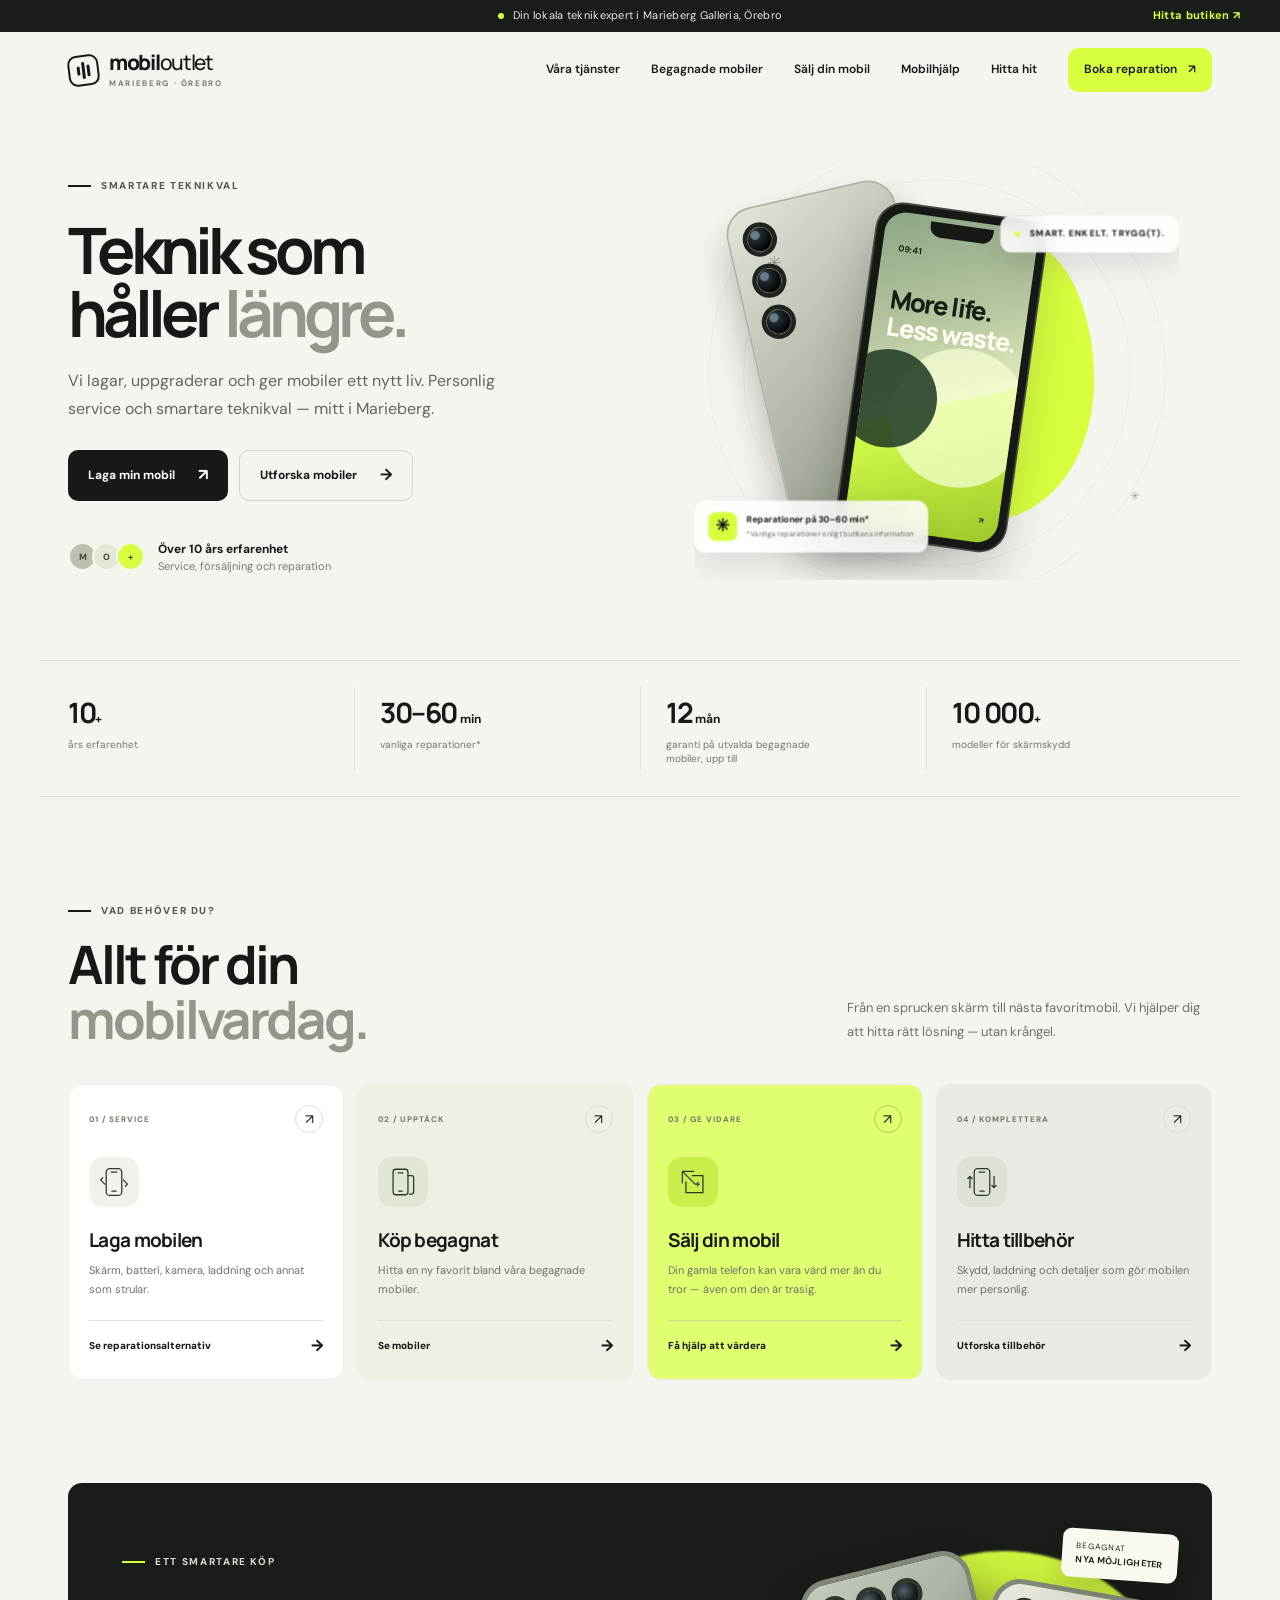
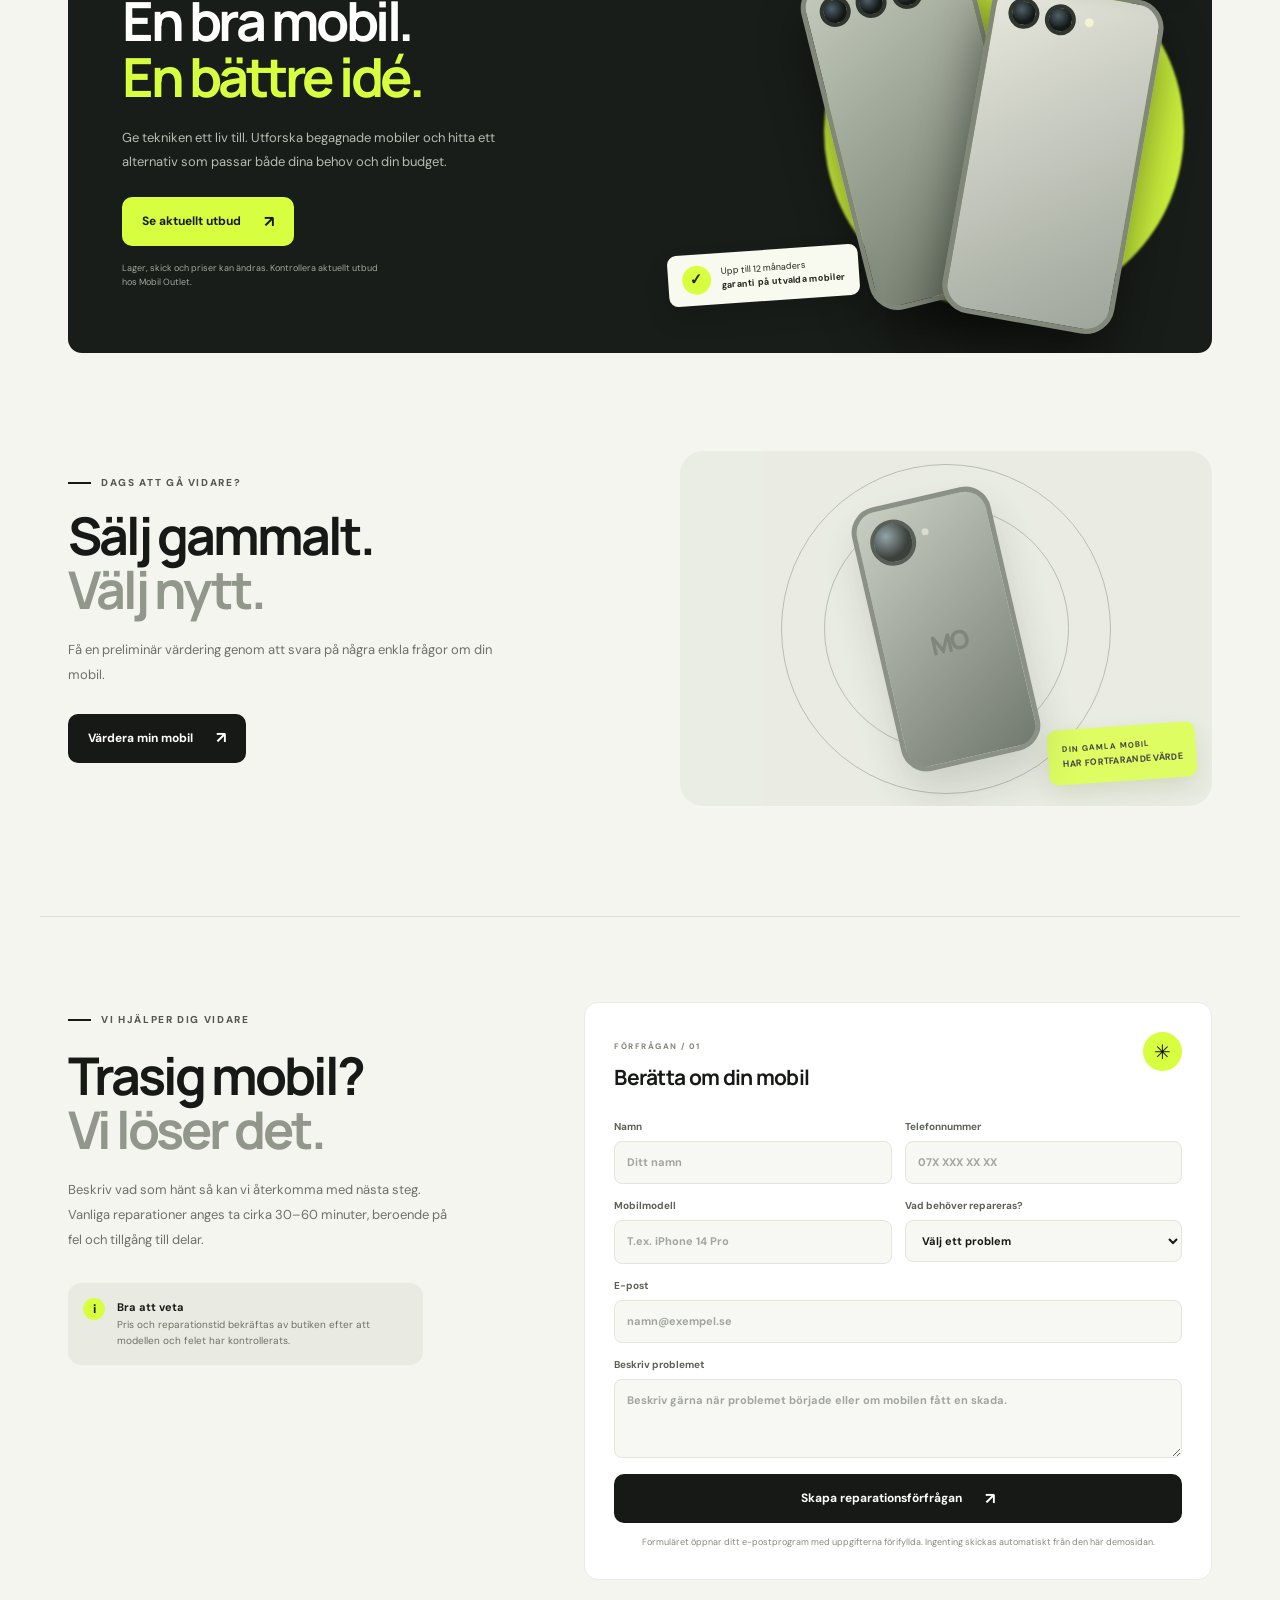
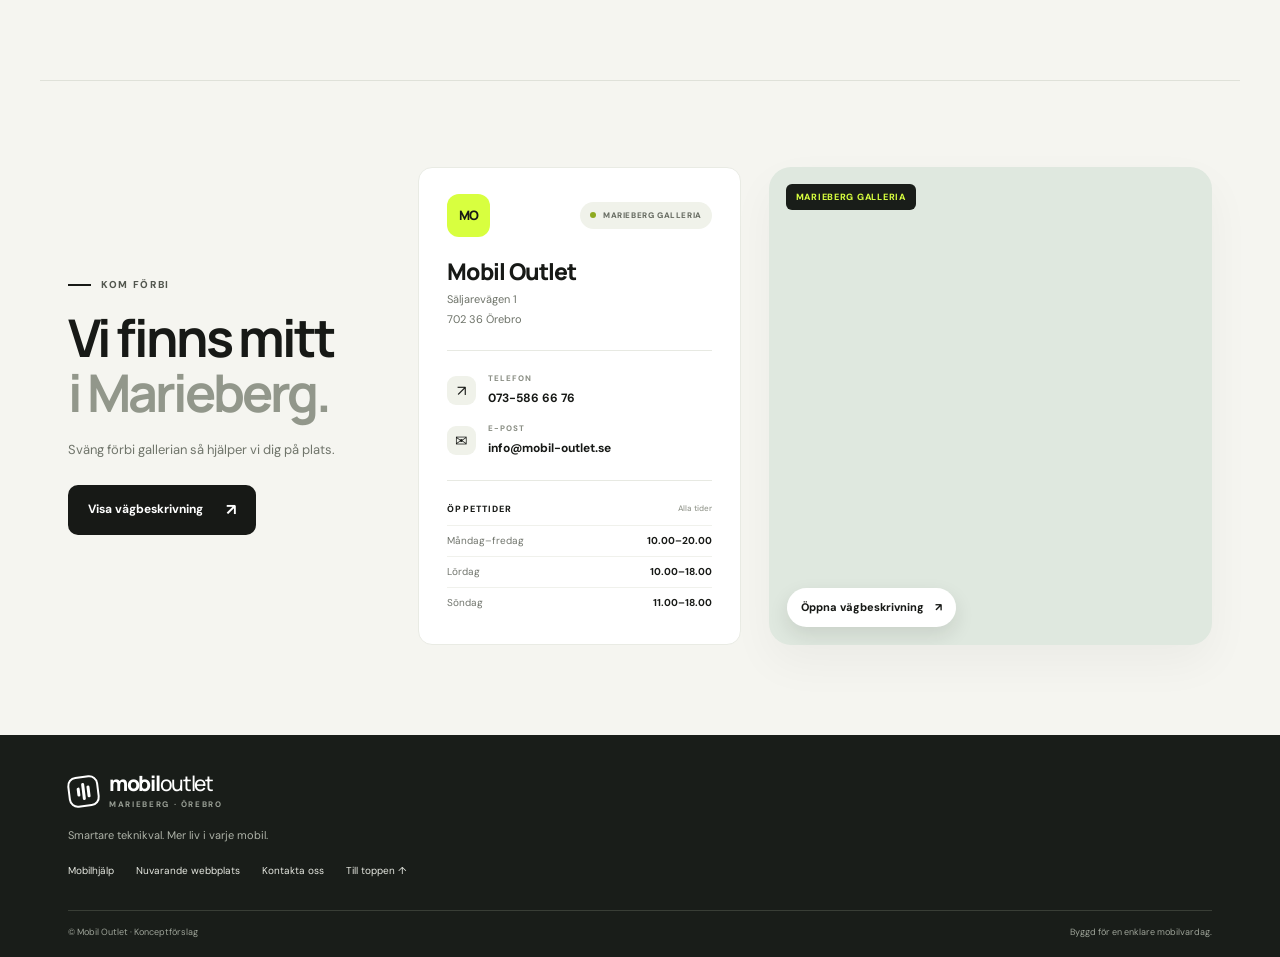
<file: index.html>
<!doctype html>
<html lang="sv">
<head>
  <meta charset="utf-8">
  <meta name="viewport" content="width=device-width, initial-scale=1">
  <meta name="theme-color" content="#f5f5f0">
  <meta name="description" content="Mobil Outlet i Marieberg Galleria, Örebro. Mobilreparationer, begagnade mobiler, tillbehör och värdering av din gamla telefon.">
  <title>Mobil Outlet — Teknik som håller längre</title>
  <link rel="preconnect" href="https://fonts.googleapis.com">
  <link rel="preconnect" href="https://fonts.gstatic.com" crossorigin>
  <link href="https://fonts.googleapis.com/css2?family=DM+Sans:wght@400;500;600;700&family=Manrope:wght@400;500;600;700;800&display=swap" rel="stylesheet">
  <link rel="stylesheet" href="styles.css">
  <script src="script.js" defer></script>
</head>
<body>
  <div class="announcement">
    <span class="announcement-dot" aria-hidden="true"></span>
    <span>Din lokala teknikexpert i Marieberg Galleria, Örebro</span>
    <a href="#kontakt">Hitta butiken <span aria-hidden="true">↗</span></a>
  </div>

  <header class="site-header">
    <a class="brand" href="#top" aria-label="Mobil Outlet, startsidan">
      <span class="brand-mark" aria-hidden="true"><span></span><span></span><span></span></span>
      <span class="brand-name">mobil<span>outlet</span><small>MARIEBERG · ÖREBRO</small></span>
    </a>
    <button class="menu-toggle" type="button" aria-expanded="false" aria-controls="main-nav" aria-label="Öppna menyn">
      <span></span><span></span>
    </button>
    <nav class="main-nav" id="main-nav" aria-label="Huvudmeny">
      <a href="#tjanster">Våra tjänster</a>
      <a href="#begagnat">Begagnade mobiler</a>
      <a href="salj.html">Sälj din mobil</a>
      <a href="tips.html">Mobilhjälp</a>
      <a href="#kontakt">Hitta hit</a>
      <a class="nav-cta" href="#reparation">Boka reparation <span aria-hidden="true">↗</span></a>
    </nav>
  </header>

  <main id="top">
    <section class="hero section-wrap">
      <div class="hero-copy">
        <div class="eyebrow"><span class="eyebrow-line"></span> SMARTARE TEKNIKVAL</div>
        <h1>Teknik som<br>håller <span>längre.</span></h1>
        <p class="hero-lede">Vi lagar, uppgraderar och ger mobiler ett nytt liv. Personlig service och smartare teknikval — mitt i Marieberg.</p>
        <div class="hero-actions">
          <a class="button button-dark" href="#reparation">Laga min mobil <span aria-hidden="true">↗</span></a>
          <a class="button button-light" href="#begagnat">Utforska mobiler <span aria-hidden="true">→</span></a>
        </div>
        <div class="hero-proof">
          <div class="proof-avatars" aria-hidden="true"><span>M</span><span>O</span><span>+</span></div>
          <p><strong>Över 10 års erfarenhet</strong><br><span>Service, försäljning och reparation</span></p>
        </div>
      </div>

      <div class="hero-art" aria-label="Illustration av en modern smartphone">
        <div class="art-orbit orbit-one"></div>
        <div class="art-orbit orbit-two"></div>
        <div class="art-label label-top"><span class="tiny-dot"></span> SMART. ENKELT. TRYGG(T).</div>
        <div class="phone phone-back"><div class="camera-stack"><i></i><i></i><i></i></div><div class="phone-logo">MO</div></div>
        <div class="phone phone-front">
          <div class="phone-notch"></div>
          <div class="phone-screen">
            <div class="screen-time">09:41</div>
            <div class="screen-greeting">More life.<br><em>Less waste.</em></div>
            <div class="screen-shape shape-one"></div><div class="screen-shape shape-two"></div>
            <div class="screen-bottom"><span>mobiloutlet</span><span>↗</span></div>
          </div>
        </div>
        <div class="art-label label-bottom"><span class="repair-icon" aria-hidden="true">✳</span><span><strong>Reparationer på 30–60 min*</strong><small>*Vanliga reparationer enligt butikens information</small></span></div>
        <div class="art-spark spark-one">✳</div><div class="art-spark spark-two">✳</div>
      </div>
    </section>

    <section class="metrics" aria-label="Om Mobil Outlet">
      <div class="metric"><strong>10<span>+</span></strong><p>års erfarenhet</p></div>
      <div class="metric"><strong>30–60<span> min</span></strong><p>vanliga reparationer*</p></div>
      <div class="metric"><strong>12<span> mån</span></strong><p>garanti på utvalda begagnade mobiler, upp till</p></div>
      <div class="metric"><strong>10 000<span>+</span></strong><p>modeller för skärmskydd</p></div>
    </section>

    <section class="services section-wrap" id="tjanster">
      <div class="section-heading">
        <div><div class="eyebrow"><span class="eyebrow-line"></span> VAD BEHÖVER DU?</div><h2>Allt för din<br><span>mobilvardag.</span></h2></div>
        <p class="section-intro">Från en sprucken skärm till nästa favoritmobil. Vi hjälper dig att hitta rätt lösning — utan krångel.</p>
      </div>
      <div class="service-grid">
        <a class="service-card service-repair" href="#reparation">
          <div class="card-topline"><span class="card-number">01 / SERVICE</span><span class="round-arrow" aria-hidden="true">↗</span></div>
          <div class="service-icon icon-repair" aria-hidden="true"><svg viewBox="0 0 48 48" fill="none"><rect x="13" y="5" width="22" height="38" rx="5" stroke="currentColor" stroke-width="1.8"/><path d="M20 10h8M21 37h6M8 18l-3 3 6 6M40 30l3-3-6-6" stroke="currentColor" stroke-width="1.8" stroke-linecap="round" stroke-linejoin="round"/></svg></div>
          <h3>Laga mobilen</h3><p>Skärm, batteri, kamera, laddning och annat som strular.</p><span class="card-link">Se reparationsalternativ <span>→</span></span>
        </a>
        <a class="service-card service-buy" href="kop.html">
          <div class="card-topline"><span class="card-number">02 / UPPTÄCK</span><span class="round-arrow" aria-hidden="true">↗</span></div>
          <div class="service-icon icon-buy" aria-hidden="true"><svg viewBox="0 0 48 48" fill="none"><rect x="10" y="6" width="21" height="36" rx="4" stroke="currentColor" stroke-width="1.8"/><path d="M17 11h7M18 37h5M31 15h5a3 3 0 0 1 3 3v20a3 3 0 0 1-3 3h-3" stroke="currentColor" stroke-width="1.8" stroke-linecap="round"/></svg></div>
          <h3>Köp begagnat</h3><p>Hitta en ny favorit bland våra begagnade mobiler.</p><span class="card-link">Se mobiler <span>→</span></span>
        </a>
        <a class="service-card service-sell" href="salj.html">
          <div class="card-topline"><span class="card-number">03 / GE VIDARE</span><span class="round-arrow" aria-hidden="true">↗</span></div>
          <div class="service-icon icon-sell" aria-hidden="true"><svg viewBox="0 0 48 48" fill="none"><path d="M9 25V9h16M9 9l18 18M23 15h15v24H14V24" stroke="currentColor" stroke-width="1.8" stroke-linecap="round" stroke-linejoin="round"/><path d="M28 27h5M30.5 24.5v5" stroke="currentColor" stroke-width="1.8" stroke-linecap="round"/></svg></div>
          <h3>Sälj din mobil</h3><p>Din gamla telefon kan vara värd mer än du tror — även om den är trasig.</p><span class="card-link">Få hjälp att värdera <span>→</span></span>
        </a>
        <a class="service-card service-accessory" href="https://mobil-outlet.se/kopa/" target="_blank" rel="noreferrer">
          <div class="card-topline"><span class="card-number">04 / KOMPLETTERA</span><span class="round-arrow" aria-hidden="true">↗</span></div>
          <div class="service-icon icon-accessory" aria-hidden="true"><svg viewBox="0 0 48 48" fill="none"><rect x="13" y="5" width="22" height="38" rx="5" stroke="currentColor" stroke-width="1.8"/><path d="M20 10h8M21 37h6M7 16v16M4 19l3-3 3 3M41 32V16M38 29l3 3 3-3" stroke="currentColor" stroke-width="1.8" stroke-linecap="round" stroke-linejoin="round"/></svg></div>
          <h3>Hitta tillbehör</h3><p>Skydd, laddning och detaljer som gör mobilen mer personlig.</p><span class="card-link">Utforska tillbehör <span>→</span></span>
        </a>
      </div>
    </section>

    <section class="used section-wrap" id="begagnat">
      <div class="used-panel">
        <div class="used-copy">
          <div class="eyebrow eyebrow-light"><span class="eyebrow-line"></span> ETT SMARTARE KÖP</div>
          <h2>En bra mobil.<br><span>En bättre idé.</span></h2>
          <p>Ge tekniken ett liv till. Utforska begagnade mobiler och hitta ett alternativ som passar både dina behov och din budget.</p>
          <a class="button button-lime" href="kop.html">Se aktuellt utbud <span aria-hidden="true">↗</span></a>
          <small class="disclaimer">Lager, skick och priser kan ändras. Kontrollera aktuellt utbud hos Mobil Outlet.</small>
        </div>
        <div class="used-art" aria-hidden="true">
          <div class="used-glow"></div>
          <div class="used-device device-one"><div class="device-camera"><i></i><i></i><i></i></div></div>
          <div class="used-device device-two"><div class="device-camera"><i></i><i></i></div><div class="device-flash"></div></div>
          <div class="used-chip chip-top">BEGAGNAT<br><strong>NYA MÖJLIGHETER</strong></div>
          <div class="used-chip chip-bottom"><span class="chip-check">✓</span><span>Upp till 12 månaders<br><strong>garanti på utvalda mobiler</strong></span></div>
        </div>
      </div>
    </section>

    <section class="sell section-wrap" id="salj">
      <div class="sell-copy">
        <div class="eyebrow"><span class="eyebrow-line"></span> DAGS ATT GÅ VIDARE?</div>
        <h2>Sälj gammalt.<br><span>Välj nytt.</span></h2>
        <p>Få en preliminär värdering genom att svara på några enkla frågor om din mobil.</p>
        <a class="button button-dark" href="salj.html">Värdera min mobil <span aria-hidden="true">↗</span></a>
      </div>
      <div class="sell-visual" aria-hidden="true"><div class="sell-disc disc-one"></div><div class="sell-disc disc-two"></div><div class="sell-phone"><span></span></div><div class="sell-tag">DIN GAMLA MOBIL<br><strong>HAR FORTFARANDE VÄRDE</strong></div></div>
    </section>

    <section class="repair section-wrap" id="reparation">
      <div class="repair-intro">
        <div class="eyebrow"><span class="eyebrow-line"></span> VI HJÄLPER DIG VIDARE</div>
        <h2>Trasig mobil?<br><span>Vi löser det.</span></h2>
        <p>Beskriv vad som hänt så kan vi återkomma med nästa steg. Vanliga reparationer anges ta cirka 30–60 minuter, beroende på fel och tillgång till delar.</p>
        <div class="repair-note"><span class="note-icon">i</span><p><strong>Bra att veta</strong><br>Pris och reparationstid bekräftas av butiken efter att modellen och felet har kontrollerats.</p></div>
      </div>
      <form class="repair-form" id="repair-form">
        <div class="form-heading"><div><span class="form-step">FÖRFRÅGAN / 01</span><h3>Berätta om din mobil</h3></div><span class="form-spark" aria-hidden="true">✳</span></div>
        <div class="form-row">
          <label>Namn <input name="name" type="text" autocomplete="name" placeholder="Ditt namn" required></label>
          <label>Telefonnummer <input name="phone" type="tel" autocomplete="tel" placeholder="07X XXX XX XX" required></label>
        </div>
        <div class="form-row">
          <label>Mobilmodell <input name="model" type="text" placeholder="T.ex. iPhone 14 Pro" required></label>
          <label>Vad behöver repareras?
            <select name="issue" required>
              <option value="" disabled selected>Välj ett problem</option>
              <option>Sprucken skärm</option><option>Batteri</option><option>Laddningsproblem</option><option>Kamera</option><option>Baksida</option><option>Ljud / högtalare</option><option>Annat fel</option>
            </select>
          </label>
        </div>
        <label>E-post <input name="email" type="email" autocomplete="email" placeholder="namn@exempel.se" required></label>
        <label>Beskriv problemet <textarea name="details" rows="3" placeholder="Beskriv gärna när problemet började eller om mobilen fått en skada."></textarea></label>
        <button class="button button-dark form-submit" type="submit">Skapa reparationsförfrågan <span aria-hidden="true">↗</span></button>
        <p class="form-privacy">Formuläret öppnar ditt e-postprogram med uppgifterna förifyllda. Ingenting skickas automatiskt från den här demosidan.</p>
        <p class="form-status" id="form-status" role="status" aria-live="polite"></p>
      </form>
    </section>

    <section class="contact section-wrap" id="kontakt">
      <div class="contact-heading">
        <div class="eyebrow"><span class="eyebrow-line"></span> KOM FÖRBI</div>
        <h2>Vi finns mitt<br><span>i Marieberg.</span></h2>
        <p>Sväng förbi gallerian så hjälper vi dig på plats.</p>
        <a class="button button-dark" href="https://www.google.com/maps/search/?api=1&query=S%C3%A4ljarev%C3%A4gen%201%2C%20702%2036%20%C3%96rebro" target="_blank" rel="noreferrer">Visa vägbeskrivning <span aria-hidden="true">↗</span></a>
      </div>
      <div class="contact-card">
        <div class="contact-card-top"><div class="contact-monogram">MO</div><span class="open-pill"><span></span> MARIEBERG GALLERIA</span></div>
        <h3>Mobil Outlet</h3>
        <p class="contact-address">Säljarevägen 1<br>702 36 Örebro</p>
        <div class="contact-divider"></div>
        <div class="contact-detail"><span class="detail-icon">↗</span><div><small>TELEFON</small><a href="tel:+46735866676">073-586 66 76</a></div></div>
        <div class="contact-detail"><span class="detail-icon">✉</span><div><small>E-POST</small><a href="mailto:info@mobil-outlet.se">info@mobil-outlet.se</a></div></div>
        <div class="contact-divider"></div>
        <div class="hours-title">ÖPPETTIDER <span>Alla tider</span></div>
        <div class="hours-row"><span>Måndag–fredag</span><strong>10.00–20.00</strong></div>
        <div class="hours-row"><span>Lördag</span><strong>10.00–18.00</strong></div>
        <div class="hours-row"><span>Söndag</span><strong>11.00–18.00</strong></div>
      </div>
      <div class="contact-map" aria-label="Karta som visar Mobil Outlet i Marieberg Galleria">
        <iframe title="Mobil Outlet på karta" src="https://www.google.com/maps?q=Mobil+Outlet+Marieberg+Galleria+%C3%96rebro&output=embed" loading="lazy" referrerpolicy="no-referrer-when-downgrade"></iframe>
        <a class="map-link" href="https://www.google.com/maps/search/?api=1&query=S%C3%A4ljarev%C3%A4gen%201%2C%20702%2036%20%C3%96rebro" target="_blank" rel="noreferrer">Öppna vägbeskrivning <span aria-hidden="true">↗</span></a>
      </div>
    </section>
  </main>

  <footer class="site-footer">
    <a class="brand brand-footer" href="#top" aria-label="Mobil Outlet, till toppen"><span class="brand-mark" aria-hidden="true"><span></span><span></span><span></span></span><span class="brand-name">mobil<span>outlet</span><small>MARIEBERG · ÖREBRO</small></span></a>
    <p>Smartare teknikval. Mer liv i varje mobil.</p>
    <div class="footer-links"><a href="tips.html">Mobilhjälp</a><a href="https://mobil-outlet.se/" target="_blank" rel="noreferrer">Nuvarande webbplats</a><a href="mailto:info@mobil-outlet.se">Kontakta oss</a><a href="#top">Till toppen ↑</a></div>
    <div class="footer-bottom"><span>© <span id="year"></span> Mobil Outlet · Konceptförslag</span><span>Byggd för en enklare mobilvardag.</span></div>
  </footer>
</body>
</html>
</file>
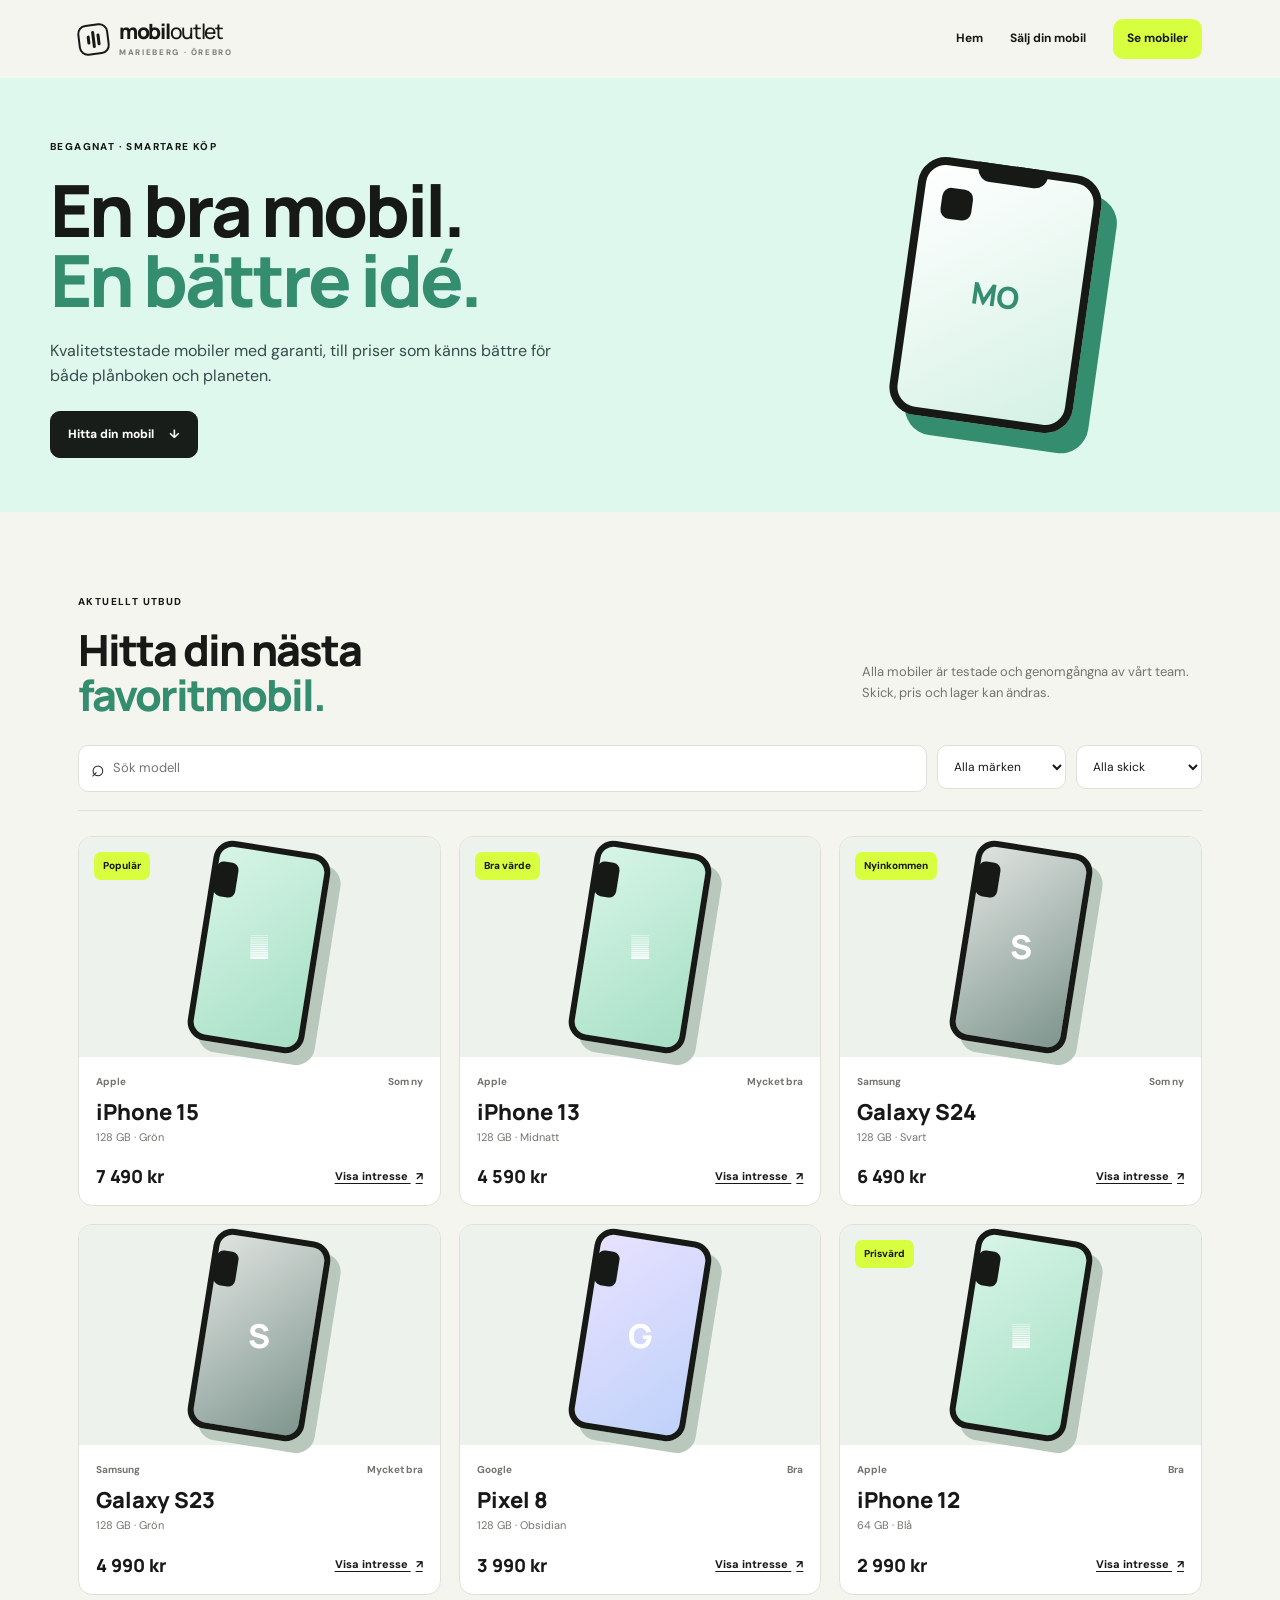
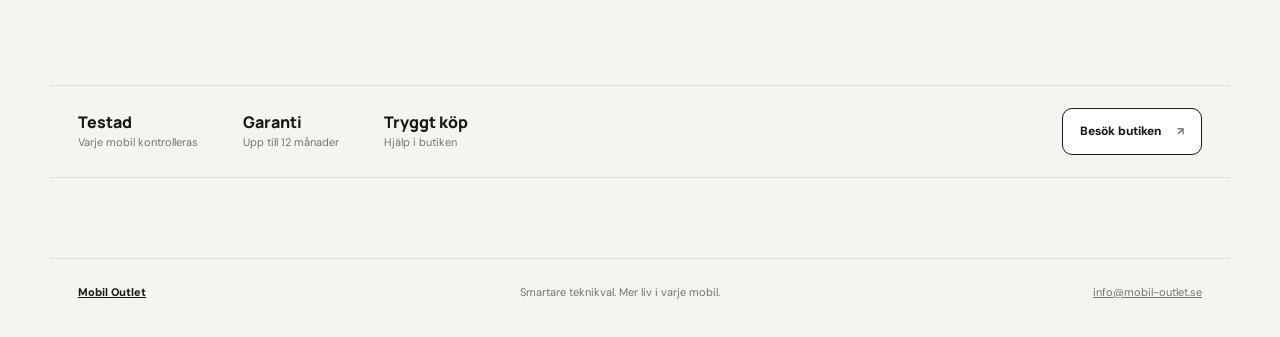
<file: kop.html>
<!doctype html>
<html lang="sv">
<head>
  <meta charset="utf-8">
  <meta name="viewport" content="width=device-width, initial-scale=1">
  <meta name="description" content="Köp kvalitetstestade begagnade mobiler hos Mobil Outlet i Örebro.">
  <title>Köp begagnat — Mobil Outlet</title>
  <link rel="preconnect" href="https://fonts.googleapis.com">
  <link rel="preconnect" href="https://fonts.gstatic.com" crossorigin>
  <link href="https://fonts.googleapis.com/css2?family=DM+Sans:wght@400;500;600;700&family=Manrope:wght@400;500;600;700;800&display=swap" rel="stylesheet">
  <link rel="stylesheet" href="kop.css">
  <script src="kop.js" defer></script>
</head>
<body>
  <header class="shop-header">
    <a class="brand" href="index.html" aria-label="Tillbaka till Mobil Outlet"><span class="brand-mark" aria-hidden="true"><span></span><span></span><span></span></span><span class="brand-name">mobil<span>outlet</span><small>MARIEBERG · ÖREBRO</small></span></a>
    <nav aria-label="Butiksmeny"><a href="index.html">Hem</a><a href="salj.html">Sälj din mobil</a><a class="header-button" href="#mobiler">Se mobiler</a></nav>
  </header>

  <main>
    <section class="shop-hero"><div><span class="eyebrow">BEGAGNAT · SMARTARE KÖP</span><h1>En bra mobil.<br><em>En bättre idé.</em></h1><p>Kvalitetstestade mobiler med garanti, till priser som känns bättre för både plånboken och planeten.</p><a class="button button-dark" href="#mobiler">Hitta din mobil <span aria-hidden="true">↓</span></a></div><div class="hero-device" aria-hidden="true"><span class="camera"></span><strong>MO</strong></div></section>

    <section class="shop-content" id="mobiler">
      <div class="shop-intro"><div><span class="eyebrow">AKTUELLT UTBUD</span><h2>Hitta din nästa<br><em>favoritmobil.</em></h2></div><p>Alla mobiler är testade och genomgångna av vårt team. Skick, pris och lager kan ändras.</p></div>
      <div class="shop-toolbar"><label class="search-field"><span aria-hidden="true">⌕</span><input id="search-input" type="search" placeholder="Sök modell" aria-label="Sök modell"></label><label><span class="sr-only">Filtrera modell</span><select id="brand-filter"><option value="all">Alla märken</option><option value="Apple">Apple</option><option value="Samsung">Samsung</option><option value="Google">Google</option></select></label><label><span class="sr-only">Filtrera skick</span><select id="condition-filter"><option value="all">Alla skick</option><option value="Som ny">Som ny</option><option value="Mycket bra">Mycket bra</option><option value="Bra">Bra</option></select></label></div>
      <div class="product-grid" id="product-grid"></div><p class="empty-state" id="empty-state" hidden>Vi hittade ingen mobil som matchar din sökning.</p>
    </section>

    <section class="shop-trust"><div><strong>Testad</strong><span>Varje mobil kontrolleras</span></div><div><strong>Garanti</strong><span>Upp till 12 månader</span></div><div><strong>Tryggt köp</strong><span>Hjälp i butiken</span></div><a class="button button-light" href="index.html#kontakt">Besök butiken <span aria-hidden="true">↗</span></a></section>
  </main>
  <footer class="shop-footer"><a href="index.html">Mobil Outlet</a><span>Smartare teknikval. Mer liv i varje mobil.</span><a href="mailto:info@mobil-outlet.se">info@mobil-outlet.se</a></footer>
</body>
</html>
</file>
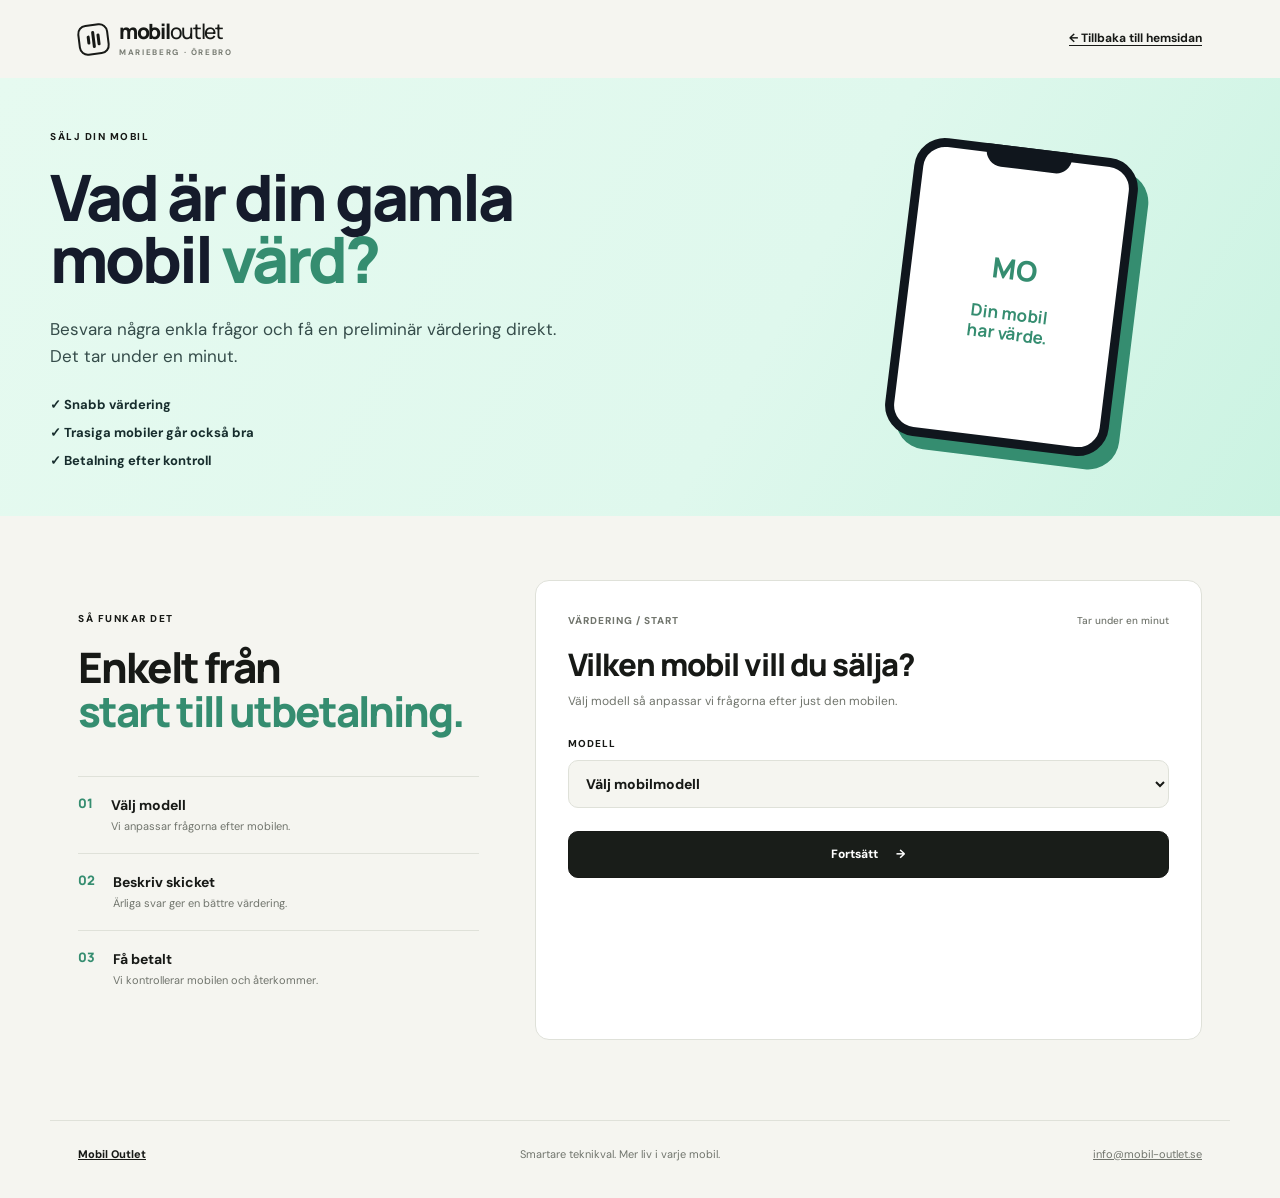
<file: salj.html>
<!doctype html>
<html lang="sv">
<head>
  <meta charset="utf-8">
  <meta name="viewport" content="width=device-width, initial-scale=1">
  <meta name="description" content="Värdera och sälj din gamla mobil till Mobil Outlet i Örebro.">
  <title>Sälj din mobil — Mobil Outlet</title>
  <link rel="preconnect" href="https://fonts.googleapis.com">
  <link rel="preconnect" href="https://fonts.gstatic.com" crossorigin>
  <link href="https://fonts.googleapis.com/css2?family=DM+Sans:wght@400;500;600;700&family=Manrope:wght@400;500;600;700;800&display=swap" rel="stylesheet">
  <link rel="stylesheet" href="salj.css">
  <script src="salj.js" defer></script>
</head>
<body>
  <header class="sell-header">
    <a class="brand" href="index.html" aria-label="Tillbaka till Mobil Outlet">
      <span class="brand-mark" aria-hidden="true"><span></span><span></span><span></span></span>
      <span class="brand-name">mobil<span>outlet</span><small>MARIEBERG · ÖREBRO</small></span>
    </a>
    <a class="back-link" href="index.html">← Tillbaka till hemsidan</a>
  </header>

  <main>
    <section class="sell-hero">
      <div class="hero-copy">
        <span class="eyebrow">SÄLJ DIN MOBIL</span>
        <h1>Vad är din gamla mobil <em>värd?</em></h1>
        <p>Besvara några enkla frågor och få en preliminär värdering direkt. Det tar under en minut.</p>
        <div class="hero-points"><span>✓ Snabb värdering</span><span>✓ Trasiga mobiler går också bra</span><span>✓ Betalning efter kontroll</span></div>
      </div>
      <div class="hero-phone" aria-hidden="true"><div class="phone-screen"><span>MO</span><strong>Din mobil<br>har värde.</strong></div></div>
    </section>

    <section class="valuation-layout" id="vardera">
      <div class="trust-column">
        <span class="eyebrow">SÅ FUNKAR DET</span>
        <h2>Enkelt från<br><em>start till utbetalning.</em></h2>
        <div class="trust-step"><b>01</b><span><strong>Välj modell</strong><small>Vi anpassar frågorna efter mobilen.</small></span></div>
        <div class="trust-step"><b>02</b><span><strong>Beskriv skicket</strong><small>Ärliga svar ger en bättre värdering.</small></span></div>
        <div class="trust-step"><b>03</b><span><strong>Få betalt</strong><small>Vi kontrollerar mobilen och återkommer.</small></span></div>
      </div>

      <div class="valuation-card">
        <form id="sell-form" novalidate>
          <div id="model-step">
            <div class="card-meta"><span>VÄRDERING / START</span><small>Tar under en minut</small></div>
            <h2>Vilken mobil vill du sälja?</h2>
            <p class="hint">Välj modell så anpassar vi frågorna efter just den mobilen.</p>
            <label>Modell
              <select name="model" required>
                <option value="" disabled selected>Välj mobilmodell</option>
                <option value="iPhone 15">iPhone 15</option>
                <option value="iPhone 14 Pro">iPhone 14 Pro</option>
                <option value="iPhone 13">iPhone 13</option>
                <option value="Samsung Galaxy S24">Samsung Galaxy S24</option>
                <option value="Samsung Galaxy S23">Samsung Galaxy S23</option>
                <option value="Google Pixel 8">Google Pixel 8</option>
                <option value="Annan modell">Annan modell</option>
              </select>
            </label>
            <button class="button button-dark" id="start-sell-flow" type="button">Fortsätt <span aria-hidden="true">→</span></button>
          </div>

          <div id="question-step" hidden>
            <div class="card-meta"><span>VÄRDERING / <b id="step-number">01</b> AV 07</span><small id="question-type">Färg</small></div>
            <div class="progress" aria-hidden="true"><span id="progress-bar"></span></div>
            <div class="selected-model"><span class="mini-phone" aria-hidden="true"></span><strong id="selected-model-name">Din mobil</strong></div>
            <fieldset id="question-panel"></fieldset>
            <div class="actions"><button class="button button-light" id="back-button" type="button">← Tillbaka</button><button class="button button-dark" id="next-button" type="button">Fortsätt <span aria-hidden="true">→</span></button></div>
          </div>

          <div id="result-step" hidden>
            <div class="card-meta"><span>VÄRDERING / KLAR</span><small>Preliminärt pris</small></div>
            <h2>Din preliminära värdering</h2>
            <div class="price-result"><span>Ungefärligt inköpspris</span><strong id="sell-price">0 kr</strong><small>Slutligt pris fastställs efter kontroll i butiken.</small></div>
            <label class="consent"><input type="checkbox" name="consent" required><span>Jag förstår att priset är preliminärt och kan ändras efter kontroll.</span></label>
            <div class="actions"><button class="button button-light" id="edit-button" type="button">← Ändra svar</button><button class="button button-dark" type="submit">Skicka förfrågan <span aria-hidden="true">↗</span></button></div>
          </div>
          <p class="status" id="sell-status" role="status" aria-live="polite"></p>
        </form>
      </div>
    </section>
  </main>

  <footer class="sell-footer"><a href="index.html">Mobil Outlet</a><span>Smartare teknikval. Mer liv i varje mobil.</span><a href="mailto:info@mobil-outlet.se">info@mobil-outlet.se</a></footer>
</body>
</html>
</file>
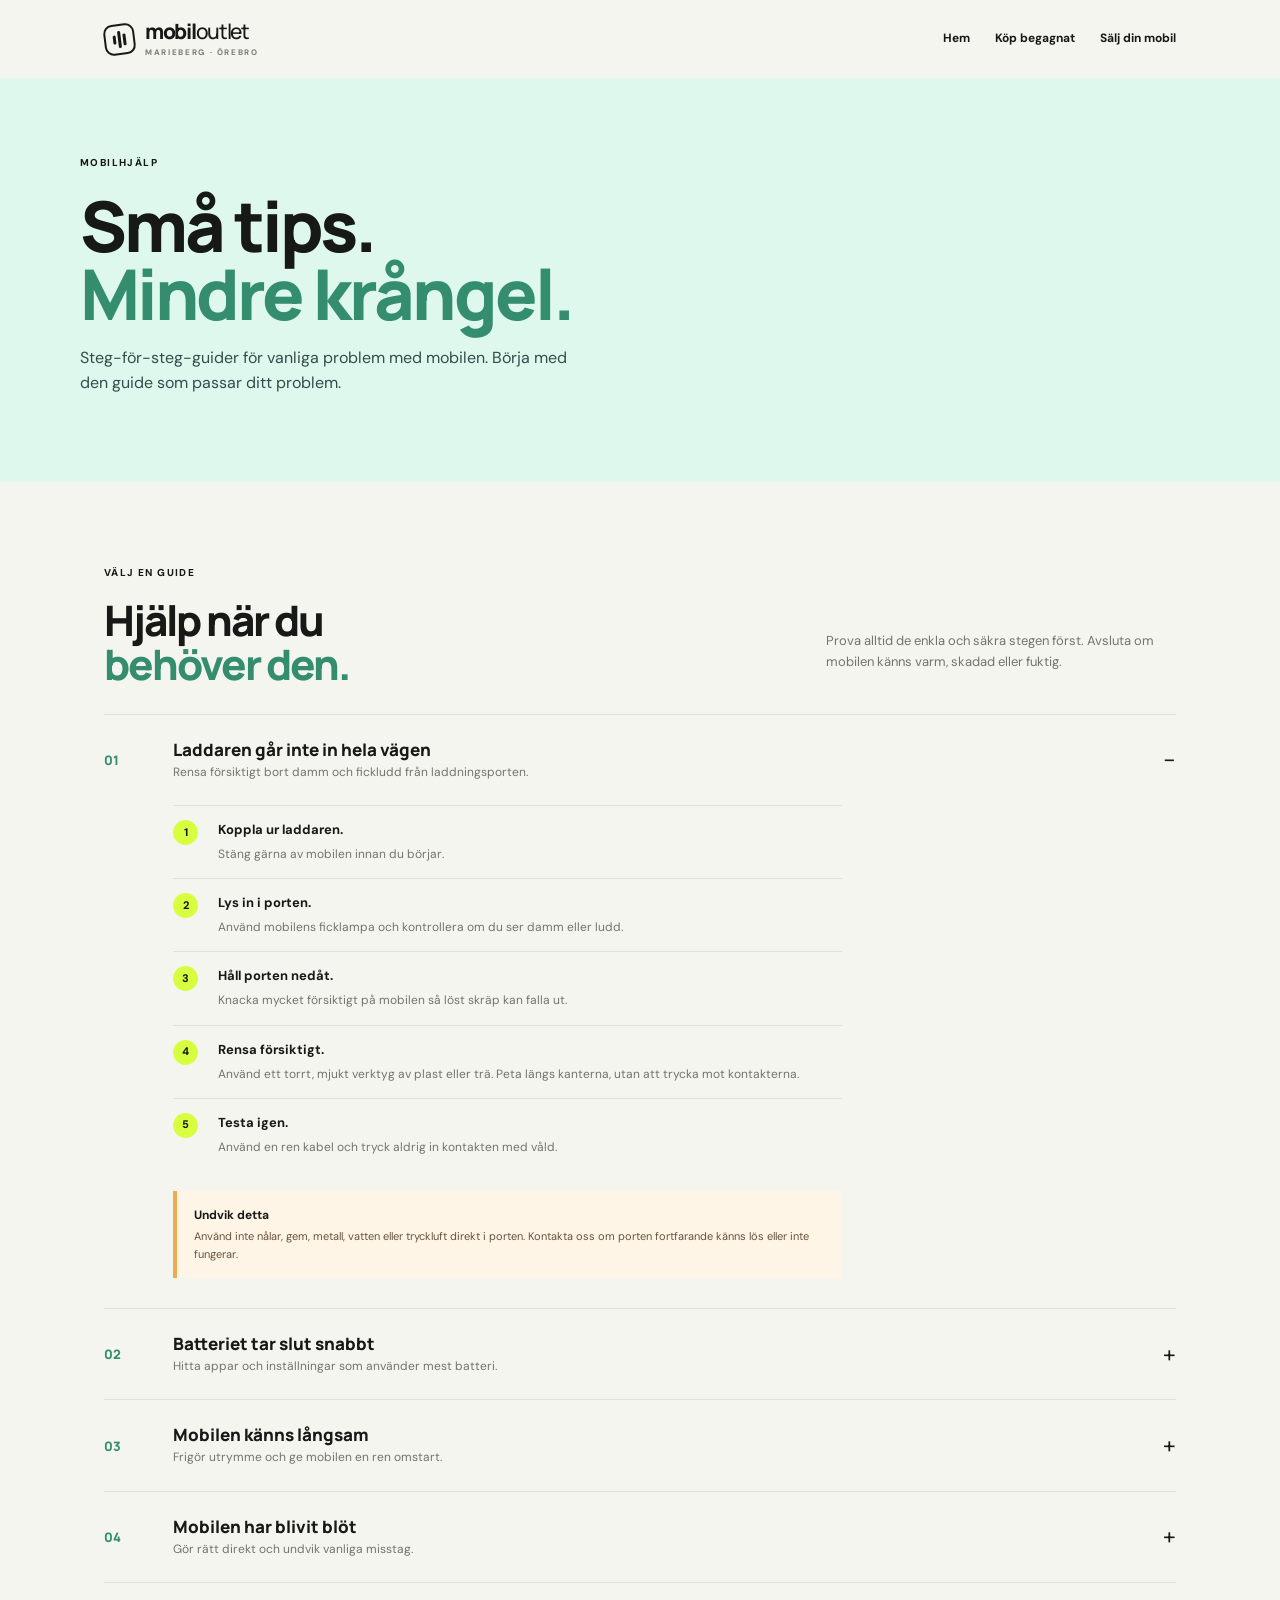
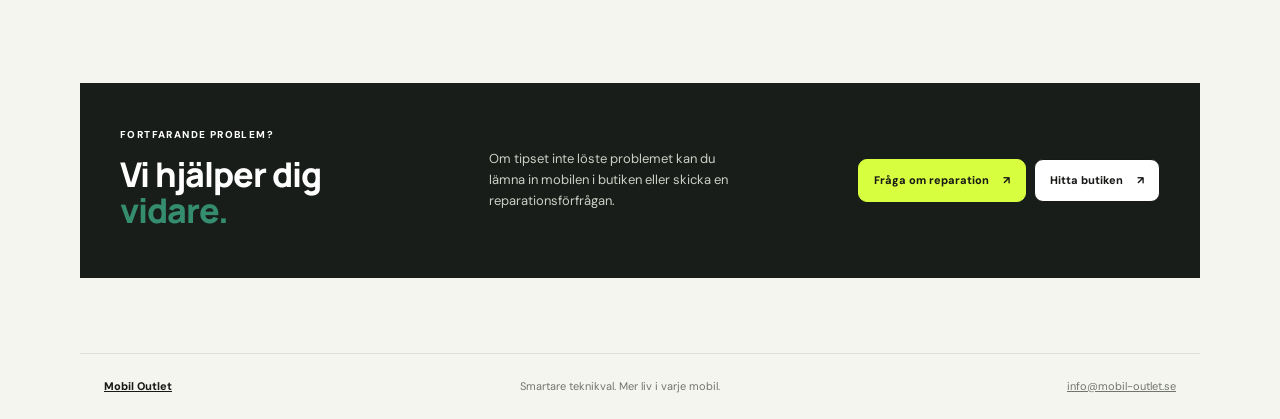
<file: tips.html>
<!doctype html>
<html lang="sv">
<head>
  <meta charset="utf-8">
  <meta name="viewport" content="width=device-width, initial-scale=1">
  <meta name="description" content="Praktiska mobil- och tekniktips från Mobil Outlet.">
  <title>Tips för mobilen — Mobil Outlet</title>
  <link rel="preconnect" href="https://fonts.googleapis.com">
  <link rel="preconnect" href="https://fonts.gstatic.com" crossorigin>
  <link href="https://fonts.googleapis.com/css2?family=DM+Sans:wght@400;500;600;700&family=Manrope:wght@400;500;600;700;800&display=swap" rel="stylesheet">
  <link rel="stylesheet" href="tips.css">
  <script src="tips.js" defer></script>
</head>
<body>
  <header class="tips-header">
    <a class="brand" href="index.html" aria-label="Tillbaka till Mobil Outlet"><span class="brand-mark" aria-hidden="true"><span></span><span></span><span></span></span><span class="brand-name">mobil<span>outlet</span><small>MARIEBERG · ÖREBRO</small></span></a>
    <nav aria-label="Huvudmeny"><a href="index.html">Hem</a><a href="kop.html">Köp begagnat</a><a href="salj.html">Sälj din mobil</a></nav>
  </header>

  <main>
    <section class="tips-hero"><span class="eyebrow">MOBILHJÄLP</span><h1>Små tips.<br><em>Mindre krångel.</em></h1><p>Steg-för-steg-guider för vanliga problem med mobilen. Börja med den guide som passar ditt problem.</p></section>

    <section class="tips-content" id="guider">
      <div class="section-heading"><div><span class="eyebrow">VÄLJ EN GUIDE</span><h2>Hjälp när du<br><em>behöver den.</em></h2></div><p>Prova alltid de enkla och säkra stegen först. Avsluta om mobilen känns varm, skadad eller fuktig.</p></div>
      <div class="tip-list">
        <article class="tip-card is-open">
          <button class="tip-toggle" type="button" aria-expanded="true" aria-controls="tip-charging"><span class="tip-number">01</span><span><strong>Laddaren går inte in hela vägen</strong><small>Rensa försiktigt bort damm och fickludd från laddningsporten.</small></span><b aria-hidden="true">−</b></button>
          <div class="tip-body" id="tip-charging"><ol><li><strong>Koppla ur laddaren.</strong><span>Stäng gärna av mobilen innan du börjar.</span></li><li><strong>Lys in i porten.</strong><span>Använd mobilens ficklampa och kontrollera om du ser damm eller ludd.</span></li><li><strong>Håll porten nedåt.</strong><span>Knacka mycket försiktigt på mobilen så löst skräp kan falla ut.</span></li><li><strong>Rensa försiktigt.</strong><span>Använd ett torrt, mjukt verktyg av plast eller trä. Peta längs kanterna, utan att trycka mot kontakterna.</span></li><li><strong>Testa igen.</strong><span>Använd en ren kabel och tryck aldrig in kontakten med våld.</span></li></ol><div class="tip-warning"><strong>Undvik detta</strong><span>Använd inte nålar, gem, metall, vatten eller tryckluft direkt i porten. Kontakta oss om porten fortfarande känns lös eller inte fungerar.</span></div></div>
        </article>
        <article class="tip-card"><button class="tip-toggle" type="button" aria-expanded="false" aria-controls="tip-battery"><span class="tip-number">02</span><span><strong>Batteriet tar slut snabbt</strong><small>Hitta appar och inställningar som använder mest batteri.</small></span><b aria-hidden="true">+</b></button><div class="tip-body" id="tip-battery" hidden><ol><li><strong>Öppna batteristatistiken.</strong><span>Gå till Inställningar och välj Batteri.</span></li><li><strong>Kontrollera listan.</strong><span>Se vilka appar som använder mest ström och stäng appar du inte behöver.</span></li><li><strong>Sänk skärmens ljusstyrka.</strong><span>Stäng av automatisk uppdatering för appar du sällan använder.</span></li><li><strong>Uppdatera mobilen.</strong><span>Installera tillgängliga systemuppdateringar och starta om mobilen.</span></li></ol></div></article>
        <article class="tip-card"><button class="tip-toggle" type="button" aria-expanded="false" aria-controls="tip-slow"><span class="tip-number">03</span><span><strong>Mobilen känns långsam</strong><small>Frigör utrymme och ge mobilen en ren omstart.</small></span><b aria-hidden="true">+</b></button><div class="tip-body" id="tip-slow" hidden><ol><li><strong>Starta om mobilen.</strong><span>En omstart löser ofta tillfälliga problem.</span></li><li><strong>Kontrollera lagringen.</strong><span>Ta bort gamla videor, dubbletter och appar du inte använder.</span></li><li><strong>Uppdatera apparna.</strong><span>Äldre appversioner kan göra mobilen instabil.</span></li><li><strong>Testa igen.</strong><span>Om problemet kvarstår kan vi hjälpa dig att kontrollera mobilen.</span></li></ol></div></article>
        <article class="tip-card"><button class="tip-toggle" type="button" aria-expanded="false" aria-controls="tip-wet"><span class="tip-number">04</span><span><strong>Mobilen har blivit blöt</strong><small>Gör rätt direkt och undvik vanliga misstag.</small></span><b aria-hidden="true">+</b></button><div class="tip-body" id="tip-wet" hidden><ol><li><strong>Stäng av mobilen.</strong><span>Koppla ur alla kablar och tryck inte på knappar i onödan.</span></li><li><strong>Torka utsidan.</strong><span>Använd en mjuk, torr trasa och ta bort skalet.</span></li><li><strong>Låt den torka luftigt.</strong><span>Placera den torrt med porten nedåt.</span></li><li><strong>Undvik värme och ris.</strong><span>Använd inte hårtork, element eller ris. Det kan skada mobilen ytterligare.</span></li><li><strong>Be om hjälp.</strong><span>Starta inte mobilen igen om den varit ordentligt blöt. Kontakta en verkstad.</span></li></ol></div></article>
      </div>
    </section>

    <section class="tips-help"><div><span class="eyebrow">FORTFARANDE PROBLEM?</span><h2>Vi hjälper dig<br><em>vidare.</em></h2></div><p>Om tipset inte löste problemet kan du lämna in mobilen i butiken eller skicka en reparationsförfrågan.</p><div><a class="button button-dark" href="index.html#reparation">Fråga om reparation <span aria-hidden="true">↗</span></a><a class="button button-light" href="index.html#kontakt">Hitta butiken <span aria-hidden="true">↗</span></a></div></section>
  </main>
  <footer class="tips-footer"><a href="index.html">Mobil Outlet</a><span>Smartare teknikval. Mer liv i varje mobil.</span><a href="mailto:info@mobil-outlet.se">info@mobil-outlet.se</a></footer>
</body>
</html>
</file>
<file: styles.css>
:root{--paper:#f5f5f0;--white:#fff;--ink:#171916;--muted:#71756d;--line:#dfe1d9;--lime:#d8ff3f;--lime-soft:#e7f9a5;--dark:#191d19;--radius:22px;--font-head:'Manrope',Arial,sans-serif;--font-body:'DM Sans',Arial,sans-serif;--max:1200px}
*{box-sizing:border-box}html{scroll-behavior:smooth;scroll-padding-top:94px}body{margin:0;background:var(--paper);color:var(--ink);font-family:var(--font-body);font-size:15px;line-height:1.6;-webkit-font-smoothing:antialiased}a{color:inherit;text-decoration:none}button,input,select,textarea{font:inherit}.announcement{height:38px;background:var(--dark);color:#e8e9e3;display:flex;align-items:center;justify-content:center;gap:9px;padding:0 20px;font-size:11px;letter-spacing:.025em}.announcement a{position:absolute;right:max(calc((100vw - var(--max))/2),28px);color:var(--lime);font-weight:700}.announcement-dot,.tiny-dot{display:inline-block;width:6px;height:6px;background:var(--lime);border-radius:50%}.site-header{height:88px;max-width:var(--max);margin:auto;padding:0 28px;display:flex;align-items:center;justify-content:space-between;gap:24px}.brand{display:flex;align-items:center;gap:10px;flex-shrink:0}.brand-mark{width:31px;height:31px;border:2px solid var(--ink);border-radius:9px;display:flex;align-items:center;justify-content:center;gap:2px;transform:rotate(-7deg)}.brand-mark span{display:block;width:3px;border-radius:3px;background:var(--ink)}.brand-mark span:nth-child(1){height:9px}.brand-mark span:nth-child(2){height:17px}.brand-mark span:nth-child(3){height:12px}.brand-name{font-family:var(--font-head);font-size:21px;font-weight:800;letter-spacing:-1.3px;line-height:1}.brand-name>span{font-weight:500}.brand-name small{display:block;margin-top:5px;font:700 8px var(--font-body);letter-spacing:1.65px;color:#777b72}.main-nav{display:flex;align-items:center;gap:31px;font-size:12px;font-weight:600}.main-nav>a:not(.nav-cta){transition:opacity .2s}.main-nav>a:not(.nav-cta):hover{opacity:.58}.nav-cta{padding:12px 16px;background:var(--lime);border-radius:99px;color:var(--ink);transition:transform .2s}.nav-cta span{margin-left:8px}.nav-cta:hover,.button:hover{transform:translateY(-2px)}.menu-toggle{display:none;background:transparent;border:0;padding:8px}.menu-toggle span{display:block;background:var(--ink);height:2px;width:23px;margin:5px;border-radius:5px}.section-wrap{max-width:var(--max);padding-left:28px;padding-right:28px;margin-left:auto;margin-right:auto}.hero{min-height:570px;display:grid;grid-template-columns:1fr 1fr;align-items:center;gap:25px;padding-top:30px;padding-bottom:52px}.hero-copy{padding:22px 0 16px;position:relative;z-index:2}.eyebrow{display:flex;align-items:center;gap:10px;font-size:10px;font-weight:800;letter-spacing:1.65px;color:#53574f}.eyebrow-line{width:23px;height:2px;background:var(--ink);display:inline-block}.hero h1,.section-heading h2,.used h2,.sell h2,.repair h2,.contact h2{font-family:var(--font-head);font-size:clamp(49px,5.8vw,76px);line-height:.99;letter-spacing:-5px;font-weight:700;margin:24px 0 22px}.hero h1 span,.section-heading h2 span,.used h2 span,.sell h2 span,.repair h2 span,.contact h2 span{color:#92978b}.hero-lede{font-size:16px;line-height:1.75;color:#62675e;max-width:465px;margin:0 0 27px}.hero-actions{display:flex;flex-wrap:wrap;gap:11px}.button{display:inline-flex;align-items:center;justify-content:center;gap:23px;border-radius:99px;padding:15px 20px;font-size:12px;font-weight:700;transition:transform .2s,background .2s;border:0;cursor:pointer;min-height:48px}.button span{font-size:16px;line-height:1}.button-dark{background:var(--ink);color:white}.button-dark:hover{background:#30352d}.button-light{background:transparent;border:1px solid #d2d5cb}.button-light:hover{background:#ebede5}.button-lime{background:var(--lime);color:var(--ink)}.hero-proof{display:flex;align-items:center;gap:13px;margin-top:39px}.proof-avatars{display:flex;align-items:center;padding-left:0}.proof-avatars span{width:29px;height:29px;display:grid;place-items:center;border:2px solid var(--paper);border-radius:50%;margin-left:-5px;background:#d5d9ce;color:#45483f;font-size:9px;font-weight:800}.proof-avatars span:first-child{margin-left:0;background:#b9c0ae}.proof-avatars span:nth-child(2){background:#e3e7d8}.proof-avatars span:nth-child(3){background:var(--lime)}.hero-proof p{margin:0;font-size:11px;line-height:1.5}.hero-proof strong{font-size:12px}.hero-proof p span{color:#777b72}.hero-art{position:relative;min-height:470px;display:flex;align-items:center;justify-content:center;overflow:hidden;isolation:isolate}.hero-art:before{content:"";position:absolute;width:365px;height:365px;max-width:85%;aspect-ratio:1;background:var(--lime);border-radius:48% 52% 42% 58%/54% 43% 57% 46%;z-index:-2;transform:rotate(-20deg)}.art-orbit{position:absolute;border:1px solid rgba(28,31,25,.16);width:440px;height:440px;border-radius:50%;z-index:-1}.orbit-two{width:520px;height:520px}.phone{position:absolute;width:196px;height:382px;border-radius:32px;padding:9px;background:#161916;border:2px solid #484b44;box-shadow:0 32px 50px #1619162e}.phone-front{z-index:2;transform:translate(5px,5px) rotate(8deg);overflow:hidden}.phone-back{transform:translate(-107px,-17px) rotate(-13deg);background:linear-gradient(145deg,#e1e5da,#848c7b);border-color:#adb1a6;box-shadow:0 28px 45px #1115}.phone-screen{height:100%;border-radius:24px;overflow:hidden;position:relative;background:linear-gradient(160deg,#8ca584 0%,#bac8a2 36%,#e1edbb 57%,#d5ff4c 58%,#9fc62a 100%);padding:18px;color:#172016}.phone-notch{position:absolute;z-index:3;width:72px;height:17px;background:#161916;top:15px;left:50%;transform:translateX(-50%);border-radius:0 0 12px 12px}.screen-time{font-size:10px;font-weight:700;margin-top:16px}.screen-greeting{position:absolute;top:84px;left:17px;font-family:var(--font-head);font-size:29px;line-height:1.08;letter-spacing:-1.7px;font-weight:800}.screen-greeting em{font-style:normal;color:#fcfff0}.screen-shape{position:absolute;border-radius:50%;background:#f6ffd5}.shape-one{width:158px;height:158px;left:35px;bottom:58px;opacity:.72}.shape-two{width:112px;height:112px;left:-26px;bottom:92px;background:#1e3723;opacity:.85}.screen-bottom{position:absolute;bottom:18px;left:17px;right:17px;display:flex;justify-content:space-between;font-size:9px;font-weight:700}.camera-stack{display:grid;gap:9px;position:absolute;top:17px;left:15px}.camera-stack i{width:39px;height:39px;border-radius:50%;display:block;border:5px solid #20241e;background:radial-gradient(circle at 35% 30%,#677b89 0 15%,#222b31 22%,#050606 65%);box-shadow:inset 0 0 0 1px #72766e}.phone-logo{position:absolute;bottom:48px;left:0;right:0;text-align:center;font-size:30px;font-family:var(--font-head);font-weight:800;color:#626b5d;letter-spacing:-3px}.art-label{position:absolute;z-index:4;background:#ffffffdc;backdrop-filter:blur(12px);box-shadow:0 14px 35px #2222;border:1px solid #fff9;border-radius:13px;display:flex;align-items:center;gap:11px;padding:12px 15px;font-size:10px;font-weight:800}.label-top{top:56px;right:0;letter-spacing:1px}.label-bottom{bottom:31px;left:0}.label-bottom small{display:block;margin-top:2px;font-size:8px;font-weight:500;color:#71776b}.repair-icon{display:grid;place-items:center;width:33px;height:33px;background:var(--lime);border-radius:9px;font-size:19px}.art-spark{position:absolute;font-size:21px;color:var(--ink)}.spark-one{top:20%;left:15%}.spark-two{bottom:18%;right:8%;font-size:14px}.metrics{border-top:1px solid var(--line);border-bottom:1px solid var(--line);max-width:var(--max);margin:0 auto;display:grid;grid-template-columns:repeat(4,1fr);padding:26px 28px}.metric{padding:3px 25px;border-left:1px solid var(--line)}.metric:first-child{border-left:0;padding-left:0}.metric strong{font-family:var(--font-head);font-size:28px;font-weight:700;letter-spacing:-1.4px;white-space:nowrap}.metric strong span{font-family:var(--font-body);font-size:12px;letter-spacing:0}.metric p{font-size:10px;color:#73776e;margin:3px 0 0;max-width:180px;line-height:1.45}.services{padding-top:106px;padding-bottom:103px}.section-heading{display:flex;align-items:flex-end;justify-content:space-between;gap:40px;margin-bottom:37px}.section-heading h2,.sell h2,.repair h2,.contact h2{font-size:53px;letter-spacing:-3px;line-height:1.04;margin:18px 0 0}.section-intro{color:#6d7169;max-width:365px;font-size:13px;line-height:1.8;margin:0 0 4px}.service-grid{display:grid;grid-template-columns:repeat(4,1fr);gap:13px}.service-card{display:flex;flex-direction:column;min-height:296px;padding:20px;border-radius:18px;background:#fff;border:1px solid #eceee8;transition:transform .25s,box-shadow .25s;overflow:hidden}.service-card:hover{transform:translateY(-5px);box-shadow:0 18px 35px #20261b0c}.service-buy{background:#edf0e5}.service-sell{background:#dfff70}.service-accessory{background:#e8ebe3}.card-topline{display:flex;justify-content:space-between;align-items:center}.card-number{font-size:8px;font-weight:800;letter-spacing:1px;color:#73796c}.round-arrow{width:28px;height:28px;border:1px solid #dadfd2;border-radius:50%;display:grid;place-items:center;font-size:14px;line-height:1}.service-sell .round-arrow{border-color:#afc84f}.service-icon{margin-top:24px;width:50px;height:50px;display:grid;place-items:center;border-radius:14px;background:#f0f2eb;color:#30372d}.service-icon svg{width:34px;height:34px}.icon-buy{background:#dfe6d5}.icon-sell{background:#c8ef4b}.icon-accessory{background:#dce1d5}.service-card h3{font-family:var(--font-head);font-size:19px;letter-spacing:-.7px;margin:18px 0 6px}.service-card p{font-size:11px;line-height:1.7;color:#6d7268;margin:0 0 20px}.card-link{margin-top:auto;padding-top:12px;border-top:1px solid #dfe2d7;font-size:10px;font-weight:800;display:flex;justify-content:space-between;align-items:center}.card-link span{font-size:16px}.service-sell .card-link{border-color:#c7db8e}.used{padding-bottom:92px}.used-panel{background:#191d19;border-radius:24px;display:grid;grid-template-columns:1fr 1fr;min-height:470px;overflow:hidden;color:white}.used-copy{padding:55px 12px 48px 54px;align-self:center;position:relative;z-index:2}.eyebrow-light{color:#d4d8cb}.eyebrow-light .eyebrow-line{background:var(--lime)}.used h2{font-size:54px;letter-spacing:-3.5px;line-height:1.04;margin:22px 0}.used h2 span{color:var(--lime)}.used-copy>p{max-width:385px;color:#b7bcb1;font-size:13px;line-height:1.85;margin:0 0 23px}.disclaimer{display:block;color:#a1a79b;font-size:9px;line-height:1.5;margin-top:16px;max-width:270px}.used-art{position:relative;min-height:405px;overflow:hidden}.used-glow{position:absolute;width:360px;height:360px;background:#d8ff3f;border-radius:50%;opacity:.95;filter:blur(1px);right:28px;top:68px}.used-device{position:absolute;border-radius:29px;width:174px;height:339px;background:linear-gradient(150deg,#c4cbbd,#697363);border:5px solid #818779;box-shadow:0 28px 50px #0007}.device-one{right:205px;top:78px;transform:rotate(-14deg)}.device-two{right:72px;top:104px;transform:rotate(10deg);background:linear-gradient(145deg,#e8e8de,#9ea59a)}.device-camera{display:flex;gap:6px;position:absolute;top:13px;left:13px}.device-camera i{display:block;width:31px;height:31px;background:radial-gradient(circle at 38% 35%,#50616a,#141817 61%);border:4px solid #30362e;border-radius:50%}.device-flash{position:absolute;width:9px;height:9px;background:#f3f2d5;border-radius:50%;top:22px;left:90px}.used-chip{position:absolute;padding:11px 14px;border-radius:9px;background:#f9faef;color:#20241d;font-size:8px;letter-spacing:1px;box-shadow:0 12px 25px #0002}.chip-top{right:35px;top:48px;transform:rotate(4deg)}.used-chip strong{font-size:9px;letter-spacing:.3px}.chip-bottom{bottom:52px;left:28px;display:flex;align-items:center;gap:10px;font-size:9px;letter-spacing:0;line-height:1.5;transform:rotate(-4deg)}.chip-check{display:grid;place-items:center;width:29px;height:29px;background:var(--lime);border-radius:50%;font-size:15px;font-weight:800}.sell{display:grid;grid-template-columns:1fr 1fr;align-items:center;gap:80px;padding-top:6px;padding-bottom:110px}.sell-visual{height:355px;border-radius:23px;background:#e8ebe1;position:relative;overflow:hidden;display:grid;place-items:center}.sell-disc{position:absolute;border-radius:50%;border:1px solid #a8b19f}.disc-one{width:330px;height:330px}.disc-two{width:245px;height:245px}.sell-phone{height:270px;width:142px;background:linear-gradient(145deg,#bec5b8,#525b4f);border:5px solid #72796e;box-shadow:0 24px 40px #26321f32;border-radius:26px;z-index:1;transform:rotate(-13deg);position:relative}.sell-phone:before{content:"";position:absolute;top:11px;left:11px;width:38px;height:38px;border-radius:50%;background:radial-gradient(circle at 35% 30%,#7a9296,#101511 60%);border:4px solid #343b32}.sell-phone:after{content:"MO";position:absolute;left:0;right:0;top:48%;text-align:center;font:800 26px var(--font-head);letter-spacing:-2px;color:#626b5d}.sell-phone span{position:absolute;width:7px;height:7px;top:27px;left:64px;background:#d5d6ca;border-radius:50%}.sell-tag{position:absolute;right:16px;bottom:25px;padding:12px 14px;background:var(--lime);border-radius:9px;font-size:8px;letter-spacing:1px;font-weight:700;line-height:1.8;transform:rotate(-4deg);box-shadow:0 10px 25px #596b1930}.sell-tag strong{font-size:9px;letter-spacing:.3px}.sell-copy h2{margin-bottom:21px}.sell-copy>p{max-width:430px;font-size:13px;line-height:1.9;color:#6d7168;margin:0 0 26px}.repair{padding-top:85px;padding-bottom:100px;border-top:1px solid var(--line);display:grid;grid-template-columns:.82fr 1.18fr;gap:80px}.repair-intro{padding-top:10px}.repair h2{margin:21px 0}.repair-intro>p{font-size:13px;line-height:1.9;color:#6d7168;max-width:385px}.repair-note{display:flex;gap:12px;margin-top:31px;max-width:355px;padding:15px;background:#e9ebe3;border-radius:13px}.note-icon{flex:0 0 22px;width:22px;height:22px;border-radius:50%;background:var(--lime);display:grid;place-items:center;font-size:12px;font-weight:800}.repair-note p{margin:0;font-size:10px;line-height:1.65;color:#6d7168}.repair-note strong{font-size:11px;color:var(--ink)}.repair-form{padding:29px;background:#fff;border:1px solid #e9ebe4;border-radius:20px;box-shadow:0 15px 45px #22220808}.form-heading{display:flex;align-items:flex-start;justify-content:space-between;margin-bottom:24px}.form-step{font-size:8px;font-weight:800;letter-spacing:1.5px;color:#82877a}.form-heading h3{font-family:var(--font-head);font-size:21px;letter-spacing:-.7px;margin:5px 0 0}.form-spark{display:grid;place-items:center;border-radius:50%;height:39px;width:39px;background:var(--lime);font-size:20px}.form-row{display:grid;grid-template-columns:1fr 1fr;gap:13px}.repair-form label{display:block;font-size:10px;font-weight:700;color:#5c6157;margin-bottom:14px}.repair-form input,.repair-form select,.repair-form textarea{display:block;width:100%;background:#f7f8f4;border:1px solid #e3e6dc;border-radius:8px;margin-top:6px;padding:12px;color:var(--ink);outline:none;font-size:11px;transition:border .2s;min-width:0}.repair-form input:focus,.repair-form select:focus,.repair-form textarea:focus{border-color:#9bbd29}.repair-form textarea{resize:vertical;min-height:78px}.repair-form input::placeholder,.repair-form textarea::placeholder{color:#a1a59b}.form-submit{width:100%;margin-top:2px}.form-privacy{font-size:9px;line-height:1.6;color:#85897e;text-align:center;margin:12px 0 0}.form-status{font-size:11px;font-weight:700;margin:8px 0 0;color:#445d0b;min-height:0}.form-status:empty{display:none}.contact{border-top:1px solid var(--line);padding-top:86px;padding-bottom:90px;display:grid;grid-template-columns:1fr 1fr;gap:80px;align-items:center}.contact h2{margin-bottom:20px}.contact-heading>p{font-size:13px;color:#70756b;margin:0 0 25px}.contact-card{background:#fff;border:1px solid #e9ebe4;border-radius:19px;padding:26px 28px;box-shadow:0 18px 50px #1e25100a}.contact-card-top{display:flex;align-items:center;justify-content:space-between;gap:10px}.contact-monogram{width:43px;height:43px;border-radius:12px;background:var(--lime);display:grid;place-items:center;font-family:var(--font-head);font-weight:800;letter-spacing:-1px;font-size:13px}.open-pill{display:flex;align-items:center;gap:7px;padding:7px 10px;border-radius:99px;background:#f0f2ea;font-size:8px;font-weight:800;letter-spacing:.6px;color:#666b61}.open-pill span{width:6px;height:6px;border-radius:50%;background:#8eaa21}.contact-card h3{font:800 23px var(--font-head);letter-spacing:-.9px;margin:18px 0 3px}.contact-address{font-size:11px;color:#6e7369;line-height:1.8;margin:0}.contact-divider{height:1px;background:#e7e9e2;margin:21px 0}.contact-detail{display:flex;align-items:center;gap:12px;margin-top:13px}.detail-icon{width:29px;height:29px;display:grid;place-items:center;border-radius:9px;background:#f0f2ea}.contact-detail small{display:block;font-size:8px;letter-spacing:1px;color:#8a8e84;font-weight:800}.contact-detail a{font-size:12px;font-weight:700}.hours-title{font-size:9px;font-weight:800;letter-spacing:1.1px;display:flex;justify-content:space-between;margin-bottom:9px}.hours-title span{font-size:8px;letter-spacing:0;color:#969a90;font-weight:500}.hours-row{display:flex;align-items:center;justify-content:space-between;font-size:10px;color:#71756d;padding:7px 0;border-top:1px solid #f0f1ec}.hours-row strong{color:var(--ink);font-size:10px}.site-footer{background:#191d19;color:#fff;padding:38px max(calc((100vw - var(--max))/2 + 28px),28px) 18px}.brand-footer .brand-mark{border-color:white}.brand-footer .brand-mark span{background:white}.brand-footer .brand-name{color:#fff}.brand-footer .brand-name small{color:#9ba197}.site-footer>p{font-size:11px;color:#aeb3a8;margin:18px 0}.footer-links{display:flex;gap:22px;flex-wrap:wrap;font-size:10px;color:#e6e8e1;margin-bottom:31px}.footer-links a:hover{color:var(--lime)}.footer-bottom{border-top:1px solid #393e36;padding-top:14px;display:flex;justify-content:space-between;gap:12px;color:#9da398;font-size:9px}
@media(max-width:1000px){.main-nav{gap:17px;font-size:11px}.hero{min-height:530px}.hero-art{transform:scale(.92);margin:0 -15px}.hero h1{font-size:66px}.service-grid{grid-template-columns:repeat(2,1fr)}.service-card{min-height:265px}.repair,.contact{gap:42px}.sell{gap:44px}.used-copy{padding-left:38px}.used-device{width:151px;height:310px}.device-one{right:164px}.device-two{right:50px}.used-chip{z-index:3}.chip-top{right:22px}.chip-bottom{left:8px}}
@media(max-width:760px){html{scroll-padding-top:75px}.announcement{justify-content:flex-start;font-size:9px;padding:0 17px}.announcement a{position:static;margin-left:auto;white-space:nowrap;font-size:9px}.site-header{height:73px;padding:0 20px;position:relative}.brand-name{font-size:19px}.menu-toggle{display:block;cursor:pointer}.main-nav{display:none;position:absolute;top:65px;left:12px;right:12px;background:#fff;padding:19px;border-radius:16px;box-shadow:0 16px 40px #16191618;z-index:20;align-items:stretch;flex-direction:column;gap:0}.main-nav.open{display:flex}.main-nav>a{padding:13px 8px}.main-nav .nav-cta{text-align:center;margin-top:7px}.hero{grid-template-columns:1fr;gap:0;padding:29px 22px 38px;min-height:0}.hero-copy{padding:13px 0 0}.hero h1{font-size:clamp(53px,13vw,72px);letter-spacing:-4px;margin:20px 0 17px}.hero-lede{font-size:14px;max-width:500px}.hero-proof{margin-top:25px}.hero-art{margin:3px 0 0;min-height:405px;transform:none}.hero-art:before{width:300px}.art-orbit{width:355px;height:355px}.orbit-two{width:415px;height:415px}.phone{width:166px;height:324px;border-radius:27px}.phone-front{transform:translate(5px,5px) rotate(8deg)}.phone-back{transform:translate(-86px,-15px) rotate(-13deg)}.phone-screen{border-radius:20px}.screen-greeting{top:77px;font-size:25px}.screen-shape.shape-one{width:133px;height:133px}.screen-shape.shape-two{width:95px;height:95px}.camera-stack i{width:32px;height:32px}.label-top{top:37px;right:-4px;font-size:8px;padding:10px}.label-bottom{bottom:18px;left:-2px;padding:10px 12px}.art-spark{font-size:17px}.metrics{grid-template-columns:repeat(2,1fr);padding:14px 20px;margin:0 20px}.metric{padding:15px 12px;border-left:1px solid var(--line);border-top:1px solid var(--line)}.metric:nth-child(odd){border-left:0;padding-left:0}.metric:nth-child(-n+2){border-top:0}.metric strong{font-size:24px}.metric p{font-size:9px}.services{padding:74px 20px}.section-heading{display:block;margin-bottom:27px}.section-heading h2,.sell h2,.repair h2,.contact h2{font-size:45px;letter-spacing:-2.8px}.section-intro{margin-top:18px;max-width:500px;font-size:12px}.service-grid{gap:10px}.service-card{padding:16px;min-height:275px;border-radius:15px}.service-icon{width:44px;height:44px;margin-top:20px}.service-icon svg{width:30px}.service-card h3{font-size:17px;margin-top:16px}.service-card p{font-size:10px}.card-number{font-size:7px;letter-spacing:.6px}.round-arrow{width:25px;height:25px}.used{padding:0 20px 70px}.used-panel{grid-template-columns:1fr;min-height:0}.used-copy{padding:37px 25px 0}.used h2{font-size:47px;letter-spacing:-3px}.used-copy>p{font-size:12px}.used-art{min-height:350px;margin-top:0}.used-glow{width:270px;height:270px;right:calc(50% - 135px);top:54px}.used-device{width:135px;height:270px;border-radius:24px}.device-one{right:calc(50% + 3px);top:54px}.device-two{right:calc(50% - 115px);top:81px}.device-camera i{width:27px;height:27px}.chip-top{right:18px;top:29px}.chip-bottom{left:13px;bottom:27px}.sell{grid-template-columns:1fr;gap:32px;padding:0 20px 72px}.sell-visual{height:300px;order:2}.sell-copy{order:1}.sell-copy>p{font-size:12px}.sell-disc.disc-one{width:280px;height:280px}.sell-disc.disc-two{width:210px;height:210px}.sell-phone{height:230px;width:123px}.repair{grid-template-columns:1fr;gap:27px;padding:70px 20px;border-top:0}.repair-intro>p{font-size:12px}.repair-note{margin-top:20px}.repair-form{padding:21px 16px}.form-row{gap:10px}.repair-form input,.repair-form select,.repair-form textarea{font-size:10px;padding:11px 9px}.form-heading h3{font-size:19px}.contact{grid-template-columns:1fr;gap:29px;padding:72px 20px}.contact-card{padding:22px 19px}.site-footer{padding:32px 20px 18px}.footer-bottom{flex-direction:column;gap:4px}.footer-links{gap:16px}}
@media(max-width:390px){.announcement{font-size:8px;gap:6px}.announcement a{font-size:8px}.hero-actions{gap:8px}.button{padding:13px 15px;gap:12px;font-size:11px}.service-card{padding:13px;min-height:285px}.card-number{font-size:6.5px}.form-row{grid-template-columns:1fr;gap:0}.art-label{font-size:8px}.label-top{right:-8px}.label-bottom{left:-10px}.used-chip{font-size:7px;padding:9px}.device-one{right:calc(50% + 0px)}.device-two{right:calc(50% - 108px)}}

.contact-map{position:relative;min-height:100%;overflow:hidden;border-radius:var(--radius);background:#dfe8df;box-shadow:0 18px 45px #1719160b}.contact-map iframe{display:block;width:100%;height:100%;min-height:420px;border:0;filter:saturate(.8) contrast(.95)}.map-link{position:absolute;left:18px;bottom:18px;padding:11px 14px;border-radius:99px;background:var(--white);font-size:11px;font-weight:800;box-shadow:0 8px 20px #1719161c}.map-link span{margin-left:8px}.contact-map:before{content:'MARIEBERG GALLERIA';position:absolute;top:17px;left:17px;z-index:1;padding:7px 10px;border-radius:6px;background:var(--dark);color:var(--lime);font:800 9px var(--font-body);letter-spacing:.08em;pointer-events:none}@media(min-width:1001px){.contact{grid-template-columns:minmax(0,.8fr) minmax(260px,.8fr) minmax(300px,1.1fr);gap:28px}.contact-map iframe{min-height:470px}}@media(max-width:1000px){.contact-map{grid-column:1 / -1;min-height:300px}.contact-map iframe{min-height:330px}}@media(max-width:760px){.contact-map{min-height:280px}.contact-map iframe{min-height:280px}.map-link{left:12px;bottom:12px}}
@media(prefers-reduced-motion:reduce){html{scroll-behavior:auto}*,*::before,*::after{transition:none!important;animation:none!important}}

/* Simpler visual language for the main page. */
.announcement{height:32px}.site-header{height:76px}.hero{min-height:500px;gap:42px}.hero h1{font-size:64px}.hero-art{transform:scale(.88)}.art-orbit,.art-spark{opacity:.35}.service-card{border-radius:14px;box-shadow:none}.used-panel{border-radius:14px;box-shadow:none}.sell-visual{opacity:.8}.sell h2,.repair h2,.contact h2{font-size:52px}.contact-card{box-shadow:none;border-radius:14px}.repair-form{box-shadow:none;border-radius:14px}.button{border-radius:10px}.nav-cta{border-radius:10px}
@media(max-width:760px){.hero{gap:0}.hero h1{font-size:52px}.hero-art{transform:none}.sell h2,.repair h2,.contact h2{font-size:42px}.button{border-radius:9px}}

@media(max-width:760px){.site-header{height:auto;padding-top:14px;flex-wrap:wrap}.menu-toggle{display:none}.main-nav{display:flex;position:static;width:100%;padding:10px 0 12px;background:transparent;box-shadow:none;align-items:center;justify-content:flex-start;flex-direction:row;flex-wrap:wrap;gap:3px 5px}.main-nav.open{display:flex}.main-nav>a{padding:7px 8px;font-size:10px;line-height:1.2}.main-nav .nav-cta{margin-top:0;text-align:center}}

.sell{align-items:start}.sell-copy{padding-top:24px}.sell-benefits{display:flex;flex-wrap:wrap;gap:10px 18px;margin-top:27px;color:var(--muted);font-size:11px;font-weight:700}.sell-valuation{background:var(--white);border:1px solid var(--line);border-radius:var(--radius);padding:26px;box-shadow:0 18px 45px #1719160b}.valuation-topline{display:flex;justify-content:space-between;align-items:center;margin-bottom:14px}.valuation-count{font-size:10px;color:var(--muted)}.valuation-progress{height:4px;background:var(--line);border-radius:99px;margin-bottom:24px;overflow:hidden}.valuation-progress span{display:block;height:100%;width:33.333%;background:var(--lime);border-radius:inherit;transition:width .25s ease}.sell-step-panel{border:0;padding:0;margin:0;min-width:0}.sell-step-panel legend{font:800 23px/1.15 var(--font-head);letter-spacing:-.8px;padding:0}.valuation-hint{font-size:12px;color:var(--muted);margin:9px 0 21px}.sell-step-panel label:not(.condition-option):not(.sell-consent){display:block;font-size:10px;font-weight:700;text-transform:uppercase;letter-spacing:.08em;margin-bottom:15px}.sell-step-panel select{display:block;width:100%;margin-top:7px;border:1px solid var(--line);border-radius:10px;background:var(--paper);padding:12px 13px;color:var(--ink);font-size:13px;text-transform:none;letter-spacing:0;outline:none}.sell-step-panel select:focus,.sell-step-panel input:focus{border-color:var(--ink);box-shadow:0 0 0 3px var(--lime-soft)}.valuation-next{margin-top:7px;width:100%;justify-content:center}.condition-options{display:grid;gap:9px;margin-bottom:20px}.condition-option{display:flex;align-items:center;gap:12px;border:1px solid var(--line);border-radius:12px;padding:13px;cursor:pointer;transition:border-color .2s,background .2s}.condition-option:has(input:checked){border-color:var(--ink);background:var(--lime-soft)}.condition-option input{accent-color:var(--ink)}.condition-option span{display:grid;gap:1px;flex:1}.condition-option strong{font-size:13px}.condition-option small{font-size:10px;color:var(--muted)}.condition-option b{font-size:20px;font-weight:400}.valuation-actions{display:flex;gap:10px}.valuation-actions .button{flex:1;justify-content:center}.price-result{background:var(--dark);color:var(--white);border-radius:14px;padding:20px;margin:20px 0}.price-result span,.price-result small{display:block;color:#cbd0c6;font-size:11px}.price-result strong{display:block;color:var(--lime);font:800 38px/1.15 var(--font-head);letter-spacing:-1.5px;margin:5px 0}.sell-consent{display:flex;align-items:flex-start;gap:8px;font-size:11px;color:var(--muted);line-height:1.4;margin:0 0 20px}.sell-consent input{margin-top:3px;accent-color:var(--ink)}.sell-status{font-size:11px;color:var(--muted);margin:16px 0 0}.sell-step-panel[hidden]{display:none}
@media(max-width:760px){.sell{display:flex;flex-direction:column;gap:30px}.sell-copy{padding-top:0}.sell-valuation{width:100%;padding:20px}.sell-benefits{display:grid;gap:6px;margin-top:20px}.valuation-actions{flex-direction:column-reverse}.valuation-actions .button{width:100%}.valuation-actions .button-light{order:2}}

.sell-model-picker legend,.sell-result legend{display:block;font:800 23px/1.15 var(--font-head);letter-spacing:-.8px;margin-bottom:0}.sell-model-picker .button{width:100%;justify-content:center;margin-top:7px}.sell-flow-heading{display:flex;align-items:center;justify-content:space-between;margin-bottom:14px}.sell-flow-heading>div{display:flex;align-items:center;gap:8px}.sell-flow-heading strong{font-size:10px;color:var(--muted);font-weight:500}.sell-question-panel{border:0;padding:0;margin:0;min-width:0}.sell-question-panel legend{font:800 clamp(23px,3vw,31px)/1.15 var(--font-head);letter-spacing:-1px;padding:0;max-width:560px}.sell-question-panel .valuation-hint{margin-top:9px}.question-options{display:grid;grid-template-columns:repeat(2,minmax(0,1fr));gap:10px}.question-option{display:flex;align-items:center;gap:12px;min-height:48px;border:2px solid var(--line);border-radius:12px;padding:11px 14px;cursor:pointer;transition:border-color .2s,background .2s}.question-option:has(input:checked){border-color:var(--ink);background:var(--lime-soft)}.question-option input{appearance:none;width:16px;height:16px;flex:0 0 16px;border:1px solid #aab0b5;border-radius:50%;margin:0;position:relative}.question-option input:checked{border-color:var(--ink);background:var(--ink)}.question-option input:checked::after{content:'';position:absolute;width:5px;height:5px;background:var(--lime);border-radius:50%;top:4px;left:4px}.question-option span{font-size:12px;font-weight:700;line-height:1.25;flex:1}.question-option b{font-size:18px;color:var(--muted);font-weight:400}.sell-device-preview{display:none}.sell-result .sell-flow-heading{margin-bottom:24px}
@media(max-width:760px){.question-options{grid-template-columns:1fr}.sell-flow-heading>div{display:block}.sell-flow-heading strong{display:block;margin-top:3px}.sell-question-panel legend{font-size:25px}.question-option{min-height:52px}}
</file>
<file: kop.css>
:root{--paper:#f5f5f0;--white:#fff;--ink:#171916;--muted:#71756d;--line:#dfe1d9;--lime:#d8ff3f;--green:#dff8ed;--dark:#191d19;--head:'Manrope',Arial,sans-serif;--body:'DM Sans',Arial,sans-serif;--max:1180px}*{box-sizing:border-box}body{margin:0;background:var(--paper);color:var(--ink);font-family:var(--body);line-height:1.6}a{color:inherit}button,input,select{font:inherit}.shop-header{height:78px;max-width:var(--max);margin:auto;padding:0 28px;display:flex;align-items:center;justify-content:space-between}.brand{display:flex;align-items:center;gap:10px;text-decoration:none}.brand-mark{width:31px;height:31px;border:2px solid var(--ink);border-radius:9px;display:flex;align-items:center;justify-content:center;gap:2px;transform:rotate(-7deg)}.brand-mark span{display:block;width:3px;border-radius:3px;background:var(--ink)}.brand-mark span:nth-child(1){height:9px}.brand-mark span:nth-child(2){height:17px}.brand-mark span:nth-child(3){height:12px}.brand-name{font:800 21px/1 var(--head);letter-spacing:-1.3px}.brand-name>span{font-weight:500}.brand-name small{display:block;margin-top:5px;font:700 8px var(--body);letter-spacing:1.65px;color:#777b72}.shop-header nav{display:flex;align-items:center;gap:27px;font-size:12px;font-weight:700}.shop-header nav a{text-decoration:none}.header-button{padding:10px 14px;background:var(--lime);border-radius:10px}.shop-hero{min-height:390px;display:flex;align-items:center;justify-content:space-between;padding:54px max(28px,calc((100vw - var(--max))/2));background:var(--green);overflow:hidden}.hero-copy{max-width:600px}.eyebrow{font-size:10px;font-weight:800;letter-spacing:.14em}.shop-hero h1{font:800 clamp(44px,6vw,72px)/.98 var(--head);letter-spacing:-3px;margin:17px 0}.shop-hero h1 em,.shop-intro h2 em{font-style:normal;color:#358d70}.shop-hero p{max-width:520px;font-size:16px;color:#354c4a;margin:22px 0}.button{display:inline-flex;align-items:center;justify-content:center;gap:15px;padding:13px 17px;border-radius:10px;text-decoration:none;font-size:12px;font-weight:800;border:1px solid var(--ink)}.button-dark{background:var(--dark);color:var(--white)}.button-light{background:var(--white)}.hero-device{width:185px;height:260px;margin-right:12%;border:8px solid var(--ink);border-radius:28px;background:linear-gradient(145deg,#fff,#d4f1e4);display:flex;align-items:center;justify-content:center;position:relative;box-shadow:18px 18px 0 #358d70;transform:rotate(8deg)}.hero-device:before{content:'';position:absolute;top:-8px;width:70px;height:19px;background:var(--ink);border-radius:0 0 13px 13px}.hero-device strong{font:800 30px var(--head);color:#358d70}.camera{position:absolute;top:22px;left:18px;width:31px;height:31px;border-radius:9px;background:var(--ink)}.shop-content{max-width:var(--max);margin:auto;padding:75px 28px 90px}.shop-intro{display:flex;justify-content:space-between;align-items:end;gap:35px;margin-bottom:28px}.shop-intro h2{font:800 43px/1.05 var(--head);letter-spacing:-2px;margin:14px 0 0}.shop-intro p{max-width:340px;color:var(--muted);font-size:13px}.shop-toolbar{display:flex;gap:10px;padding-bottom:18px;border-bottom:1px solid var(--line)}.search-field{display:flex;align-items:center;gap:8px;flex:1;border:1px solid var(--line);border-radius:10px;background:var(--white);padding:0 12px}.search-field span{font-size:23px;line-height:1}.search-field input{width:100%;border:0;outline:0;padding:12px 0;background:transparent;font-size:13px}.shop-toolbar select{border:1px solid var(--line);border-radius:10px;background:var(--white);padding:12px 28px 12px 12px;color:var(--ink);font-size:12px}.product-grid{display:grid;grid-template-columns:repeat(3,1fr);gap:18px;margin-top:25px}.product-card{background:var(--white);border:1px solid var(--line);border-radius:14px;overflow:hidden}.product-art{height:220px;position:relative;display:grid;place-items:center;background:#eef2ed}.product-art:before{content:'';width:106px;height:190px;border:6px solid var(--ink);border-radius:19px;background:linear-gradient(135deg,#d7f5e8,#a6dfc4);box-shadow:12px 10px 0 #b8c8bd;transform:rotate(9deg)}.product-samsung:before{background:linear-gradient(135deg,#dfe3e0,#7e958d)}.product-google:before{background:linear-gradient(135deg,#e8e1ff,#bfd2fa)}.product-art strong{position:absolute;font:800 33px var(--head);color:var(--white);z-index:1}.product-camera{position:absolute;z-index:2;width:22px;height:35px;border-radius:7px;background:var(--ink);transform:translate(-33px,-67px) rotate(9deg)}.product-badge{position:absolute;top:15px;left:15px;padding:6px 9px;border-radius:7px;background:var(--lime);font-size:10px;font-weight:800}.product-info{padding:17px}.product-meta{display:flex;justify-content:space-between;color:var(--muted);font-size:10px;font-weight:700}.product-info h3{font:800 22px var(--head);margin:7px 0 0}.product-info p{font-size:11px;color:var(--muted);margin:2px 0 18px}.product-bottom{display:flex;align-items:center;justify-content:space-between;gap:10px}.product-bottom>strong{font:800 18px var(--head)}.product-bottom a{font-size:11px;font-weight:800;text-decoration:underline;text-underline-offset:3px}.product-bottom a span{margin-left:5px}.empty-state{color:var(--muted);padding:35px 0}.shop-trust{max-width:var(--max);margin:0 auto 80px;padding:22px 28px;border-top:1px solid var(--line);border-bottom:1px solid var(--line);display:flex;align-items:center;gap:45px}.shop-trust div{display:grid;gap:1px}.shop-trust strong{font:800 16px var(--head)}.shop-trust span{font-size:11px;color:var(--muted)}.shop-trust .button{margin-left:auto}.shop-footer{max-width:var(--max);margin:auto;padding:25px 28px 35px;border-top:1px solid var(--line);display:flex;justify-content:space-between;gap:18px;font-size:11px;color:var(--muted)}.shop-footer a:first-child{font-weight:800;color:var(--ink)}.sr-only{position:absolute;width:1px;height:1px;padding:0;margin:-1px;overflow:hidden;clip:rect(0,0,0,0);white-space:nowrap;border:0}@media(max-width:760px){.shop-header{height:68px;padding:0 20px}.shop-header nav{gap:10px;font-size:10px}.shop-header nav a:not(.header-button){display:none}.shop-hero{display:block;padding:45px 22px 60px}.shop-hero h1{font-size:50px;letter-spacing:-2px}.shop-hero p{font-size:14px}.hero-device{width:145px;height:200px;margin:45px auto 0}.shop-content{padding:55px 20px 65px}.shop-intro{display:block}.shop-intro h2{font-size:36px}.shop-intro p{margin-top:18px}.shop-toolbar{display:grid;grid-template-columns:1fr 1fr}.search-field{grid-column:1 / -1}.shop-toolbar select{width:100%}.product-grid{grid-template-columns:1fr;gap:14px}.product-art{height:190px}.shop-trust{display:grid;grid-template-columns:1fr 1fr;gap:18px;margin:0 20px 55px;padding:22px 0}.shop-trust .button{grid-column:1 / -1;margin:5px 0 0}.shop-footer{display:grid;padding:22px 20px}}
</file>
<file: salj.css>
:root{--paper:#f5f5f0;--white:#fff;--ink:#171916;--muted:#71756d;--line:#dfe1d9;--lime:#d8ff3f;--lime-soft:#e7f9a5;--dark:#191d19;--font-head:'Manrope',Arial,sans-serif;--font-body:'DM Sans',Arial,sans-serif;--max:1180px}*{box-sizing:border-box}html{scroll-behavior:smooth}body{margin:0;background:var(--paper);color:var(--ink);font-family:var(--font-body);line-height:1.6;-webkit-font-smoothing:antialiased}button,input,select{font:inherit}a{color:inherit}.sell-header{height:92px;max-width:var(--max);margin:auto;padding:0 28px;display:flex;align-items:center;justify-content:space-between}.brand{display:flex;align-items:center;gap:10px;text-decoration:none}.brand-mark{width:31px;height:31px;border:2px solid var(--ink);border-radius:9px;display:flex;align-items:center;justify-content:center;gap:2px;transform:rotate(-7deg)}.brand-mark span{display:block;width:3px;border-radius:3px;background:var(--ink)}.brand-mark span:nth-child(1){height:9px}.brand-mark span:nth-child(2){height:17px}.brand-mark span:nth-child(3){height:12px}.brand-name{font:800 21px/1 var(--font-head);letter-spacing:-1.3px}.brand-name>span{font-weight:500}.brand-name small{display:block;margin-top:5px;font:700 8px var(--font-body);letter-spacing:1.65px;color:#777b72}.back-link{font-size:12px;font-weight:700;text-decoration:underline;text-underline-offset:3px}.sell-hero{min-height:400px;background:linear-gradient(120deg,#e6faf0 0%,#dff8ed 60%,#cbf3e2 100%);display:flex;justify-content:space-between;align-items:center;padding:58px max(28px,calc((100vw - var(--max))/2));overflow:hidden}.hero-copy{max-width:590px}.eyebrow{display:inline-block;font-size:10px;font-weight:800;letter-spacing:.15em}.hero-copy h1{font:800 clamp(42px,6vw,76px)/.98 var(--font-head);letter-spacing:-3px;margin:18px 0;color:#151b2b}.hero-copy h1 em,.trust-column h2 em{font-style:normal;color:#358d70}.hero-copy p{font-size:17px;max-width:530px;color:#354c4a;margin:25px 0}.hero-points{display:grid;gap:7px;font-size:13px;font-weight:700;color:#172d2d}.hero-phone{width:225px;height:300px;position:relative;margin-right:9%;border:9px solid #10161d;border-radius:31px;background:#fff;box-shadow:19px 18px 0 #358d70;transform:rotate(7deg);display:grid;place-items:center}.hero-phone:before{content:'';position:absolute;top:-9px;width:86px;height:22px;background:#10161d;border-radius:0 0 16px 16px}.phone-screen{width:100%;height:100%;display:flex;flex-direction:column;justify-content:center;align-items:center;gap:16px;color:#358d70}.phone-screen span{font:800 28px var(--font-head)}.phone-screen strong{font:700 17px/1.2 var(--font-head);text-align:center}.valuation-layout{max-width:var(--max);margin:0 auto;padding:86px 28px 110px;display:grid;grid-template-columns:minmax(250px,.75fr) minmax(0,1.25fr);gap:80px}.trust-column{padding-top:24px}.trust-column h2{font:800 42px/1.05 var(--font-head);letter-spacing:-2px;margin:16px 0 42px}.trust-step{display:flex;gap:18px;padding:17px 0;border-top:1px solid var(--line)}.trust-step b{font:800 13px var(--font-head);color:#358d70}.trust-step span{display:grid;gap:2px}.trust-step strong{font-size:14px}.trust-step small{font-size:11px;color:var(--muted)}.valuation-card{background:var(--white);border:1px solid var(--line);border-radius:22px;padding:32px;box-shadow:0 18px 45px #1719160b;min-height:460px}.card-meta{display:flex;justify-content:space-between;align-items:center;margin-bottom:18px;color:var(--muted);font-size:10px;font-weight:800;letter-spacing:.1em}.card-meta small{font-size:10px;font-weight:500;letter-spacing:0}.valuation-card h2{font:800 31px/1.15 var(--font-head);letter-spacing:-1px;margin:0}.hint{color:var(--muted);font-size:12px;margin:10px 0 24px}.valuation-card label:not(.question-option):not(.consent){display:block;font-size:10px;font-weight:800;letter-spacing:.1em;text-transform:uppercase;margin-bottom:15px}.valuation-card select{display:block;width:100%;margin-top:8px;border:1px solid var(--line);border-radius:10px;background:var(--paper);padding:13px;color:var(--ink);font-size:14px;outline:none}.button{border:1px solid var(--ink);border-radius:99px;padding:13px 18px;display:inline-flex;align-items:center;justify-content:center;gap:18px;cursor:pointer;font-size:12px;font-weight:800;transition:transform .2s,background .2s}.button:hover{transform:translateY(-2px)}.button-dark{background:var(--dark);color:var(--white)}.button-light{background:var(--white);color:var(--ink)}#model-step>.button{width:100%;margin-top:8px}.progress{height:5px;background:var(--line);border-radius:99px;overflow:hidden;margin-bottom:23px}.progress span{display:block;height:100%;width:14.28%;background:#a34df1;border-radius:99px;transition:width .2s}.selected-model{display:flex;align-items:center;gap:10px;color:var(--muted);font-size:11px;margin-bottom:22px}.mini-phone{width:17px;height:27px;border:2px solid var(--ink);border-radius:4px;display:inline-block}.sell-question-panel{border:0;padding:0;margin:0;min-width:0}.sell-question-panel legend{font:800 clamp(25px,3vw,35px)/1.1 var(--font-head);letter-spacing:-1.5px;padding:0}.question-options{display:grid;grid-template-columns:repeat(2,minmax(0,1fr));gap:10px}.question-option{display:flex;align-items:center;gap:11px;min-height:49px;padding:11px 14px;border:2px solid var(--line);border-radius:12px;cursor:pointer;transition:background .2s,border-color .2s}.question-option:has(input:checked){background:#cbf3e2;border-color:var(--ink)}.question-option input{appearance:none;width:16px;height:16px;flex:0 0 16px;border:1px solid #aab0b5;border-radius:50%;margin:0;position:relative}.question-option input:checked{background:var(--ink);border-color:var(--ink)}.question-option input:checked:after{content:'';width:5px;height:5px;position:absolute;top:4px;left:4px;border-radius:50%;background:var(--lime)}.question-option span{font-size:12px;font-weight:700;line-height:1.25;flex:1}.question-option b{font-size:18px;color:var(--muted);font-weight:400}.actions{display:flex;gap:10px;margin-top:24px}.actions .button{flex:1}.price-result{background:var(--dark);color:#fff;border-radius:14px;padding:23px;margin:24px 0}.price-result span,.price-result small{display:block;color:#cbd0c6;font-size:11px}.price-result strong{display:block;color:var(--lime);font:800 42px/1.1 var(--font-head);letter-spacing:-1px;margin:7px 0}.consent{display:flex!important;align-items:flex-start;gap:8px;color:var(--muted);font-size:11px!important;font-weight:400!important;letter-spacing:0!important;text-transform:none!important;line-height:1.4;margin:0!important}.consent input{margin-top:4px;accent-color:var(--ink)}.status{color:var(--muted);font-size:11px;margin:16px 0 0}.sell-footer{max-width:var(--max);margin:auto;padding:25px 28px 35px;border-top:1px solid var(--line);display:flex;justify-content:space-between;gap:18px;font-size:11px;color:var(--muted)}.sell-footer a:first-child{font-weight:800;color:var(--ink)}[hidden]{display:none!important}@media(max-width:760px){.sell-header{height:73px;padding:0 20px}.brand-name{font-size:19px}.back-link{font-size:10px}.sell-hero{min-height:0;padding:46px 22px 54px;display:block}.hero-copy h1{font-size:50px;letter-spacing:-2px}.hero-copy p{font-size:14px}.hero-phone{width:145px;height:200px;margin:42px auto 0;transform:rotate(7deg)}.valuation-layout{display:block;padding:60px 20px}.trust-column{padding:0 2px;margin-bottom:38px}.trust-column h2{font-size:36px;margin-bottom:28px}.valuation-card{padding:22px 18px}.valuation-card h2{font-size:26px}.question-options{grid-template-columns:1fr}.actions{flex-direction:column-reverse}.actions .button{width:100%}.sell-footer{padding:22px 20px;display:grid;gap:6px}}
@media(prefers-reduced-motion:reduce){html{scroll-behavior:auto}*{transition:none!important}}

/* Keep the valuation page focused on one action at a time. */
.sell-header{height:78px}.sell-hero{min-height:350px;padding-top:44px;padding-bottom:44px}.hero-copy h1{font-size:clamp(40px,5vw,64px)}.valuation-layout{padding-top:64px;padding-bottom:80px;gap:56px}.valuation-card{box-shadow:none;border-radius:14px}.button{border-radius:10px}.hero-phone{box-shadow:12px 12px 0 #358d70}
@media(max-width:760px){.sell-header{height:68px}.sell-hero{padding-top:38px;padding-bottom:42px}.valuation-layout{padding-top:46px;padding-bottom:58px}.hero-phone{box-shadow:9px 9px 0 #358d70}}
</file>
<file: tips.css>
:root{--paper:#f5f5f0;--white:#fff;--ink:#171916;--muted:#71756d;--line:#dfe1d9;--lime:#d8ff3f;--green:#dff8ed;--dark:#191d19;--head:'Manrope',Arial,sans-serif;--body:'DM Sans',Arial,sans-serif;--max:1120px}*{box-sizing:border-box}body{margin:0;background:var(--paper);color:var(--ink);font-family:var(--body);line-height:1.6}a{color:inherit}button{font:inherit}.tips-header{height:78px;max-width:var(--max);margin:auto;padding:0 24px;display:flex;align-items:center;justify-content:space-between}.brand{display:flex;align-items:center;gap:10px;text-decoration:none}.brand-mark{width:31px;height:31px;border:2px solid var(--ink);border-radius:9px;display:flex;align-items:center;justify-content:center;gap:2px;transform:rotate(-7deg)}.brand-mark span{display:block;width:3px;border-radius:3px;background:var(--ink)}.brand-mark span:nth-child(1){height:9px}.brand-mark span:nth-child(2){height:17px}.brand-mark span:nth-child(3){height:12px}.brand-name{font:800 21px/1 var(--head);letter-spacing:-1.3px}.brand-name>span{font-weight:500}.brand-name small{display:block;margin-top:5px;font:700 8px var(--body);letter-spacing:1.65px;color:#777b72}.tips-header nav{display:flex;gap:25px;font-size:12px;font-weight:700}.tips-header nav a{text-decoration:none}.tips-hero{background:var(--green);padding:70px max(24px,calc((100vw - var(--max))/2));min-height:330px}.eyebrow{font-size:10px;font-weight:800;letter-spacing:.14em}.tips-hero h1{font:800 clamp(43px,6vw,70px)/.98 var(--head);letter-spacing:-3px;margin:17px 0}.tips-hero h1 em,.section-heading h2 em,.tips-help h2 em{font-style:normal;color:#358d70}.tips-hero p{max-width:510px;color:#354c4a;font-size:16px}.tips-content{max-width:var(--max);margin:auto;padding:76px 24px 100px}.section-heading{display:flex;justify-content:space-between;align-items:end;gap:30px;margin-bottom:28px}.section-heading h2{font:800 42px/1.05 var(--head);letter-spacing:-2px;margin:14px 0 0}.section-heading p{max-width:350px;color:var(--muted);font-size:13px}.tip-list{border-top:1px solid var(--line)}.tip-card{border-bottom:1px solid var(--line);background:transparent}.tip-toggle{width:100%;display:grid;grid-template-columns:54px 1fr 28px;gap:15px;align-items:center;border:0;background:transparent;color:var(--ink);padding:23px 0;text-align:left;cursor:pointer}.tip-number{font:800 13px var(--head);color:#358d70}.tip-toggle span:nth-child(2){display:grid;gap:2px}.tip-toggle strong{font:800 17px var(--head)}.tip-toggle small{font-size:12px;color:var(--muted)}.tip-toggle b{font-size:23px;font-weight:400;text-align:right}.tip-body{padding:0 42px 30px 69px;max-width:780px}.tip-body ol{margin:0;padding:0;list-style:none;counter-reset:tip-step}.tip-body li{counter-increment:tip-step;display:grid;grid-template-columns:32px 1fr;column-gap:13px;padding:14px 0;border-top:1px solid var(--line)}.tip-body li:before{content:counter(tip-step);width:25px;height:25px;display:grid;place-items:center;border-radius:50%;background:var(--lime);font-size:11px;font-weight:800}.tip-body li strong,.tip-body li span{grid-column:2}.tip-body li strong{font-size:13px}.tip-body li span{font-size:12px;color:var(--muted)}.tip-warning{display:grid;gap:3px;margin-top:20px;padding:15px 17px;border-left:4px solid #eeac4f;background:#fff5e6}.tip-warning strong{font-size:12px}.tip-warning span{font-size:11px;color:#66533a}.tips-help{max-width:var(--max);margin:0 auto 75px;padding:37px 40px;background:var(--dark);color:var(--white);display:grid;grid-template-columns:1fr 1fr auto;align-items:center;gap:30px}.tips-help h2{font:800 34px/1.05 var(--head);letter-spacing:-1px;margin:12px 0}.tips-help p{color:#cbd0c6;font-size:13px;max-width:260px}.tips-help>div:last-child{display:flex;gap:8px}.tips-help .button-dark{background:var(--lime);color:var(--ink);border-color:var(--lime)}.button{display:inline-flex;align-items:center;justify-content:center;gap:14px;padding:12px 15px;border-radius:9px;text-decoration:none;font-size:11px;font-weight:800;border:1px solid var(--ink);white-space:nowrap}.button-dark{background:var(--dark);color:var(--white)}.button-light{background:var(--white);color:var(--ink)}.tips-footer{max-width:var(--max);margin:auto;border-top:1px solid var(--line);padding:24px;display:flex;justify-content:space-between;font-size:11px;color:var(--muted)}.tips-footer a:first-child{font-weight:800;color:var(--ink)}@media(max-width:760px){.tips-header{height:68px;padding:0 20px}.tips-header nav{gap:9px;font-size:10px}.tips-header nav a:first-child{display:none}.tips-hero{padding:49px 22px 55px}.tips-hero h1{font-size:51px;letter-spacing:-2px}.tips-hero p{font-size:14px}.tips-content{padding:56px 20px 70px}.section-heading{display:block}.section-heading h2{font-size:36px}.section-heading p{margin-top:18px}.tip-toggle{grid-template-columns:35px 1fr 20px;gap:10px;padding:19px 0}.tip-toggle strong{font-size:15px}.tip-toggle small{font-size:11px}.tip-body{padding:0 0 23px 45px}.tips-help{display:block;margin:0 20px 55px;padding:28px 22px}.tips-help p{margin:20px 0}.tips-help>div:last-child{display:grid}.tips-help .button{width:100%}.tips-footer{display:grid;gap:7px;padding:22px 20px}}
</file>
